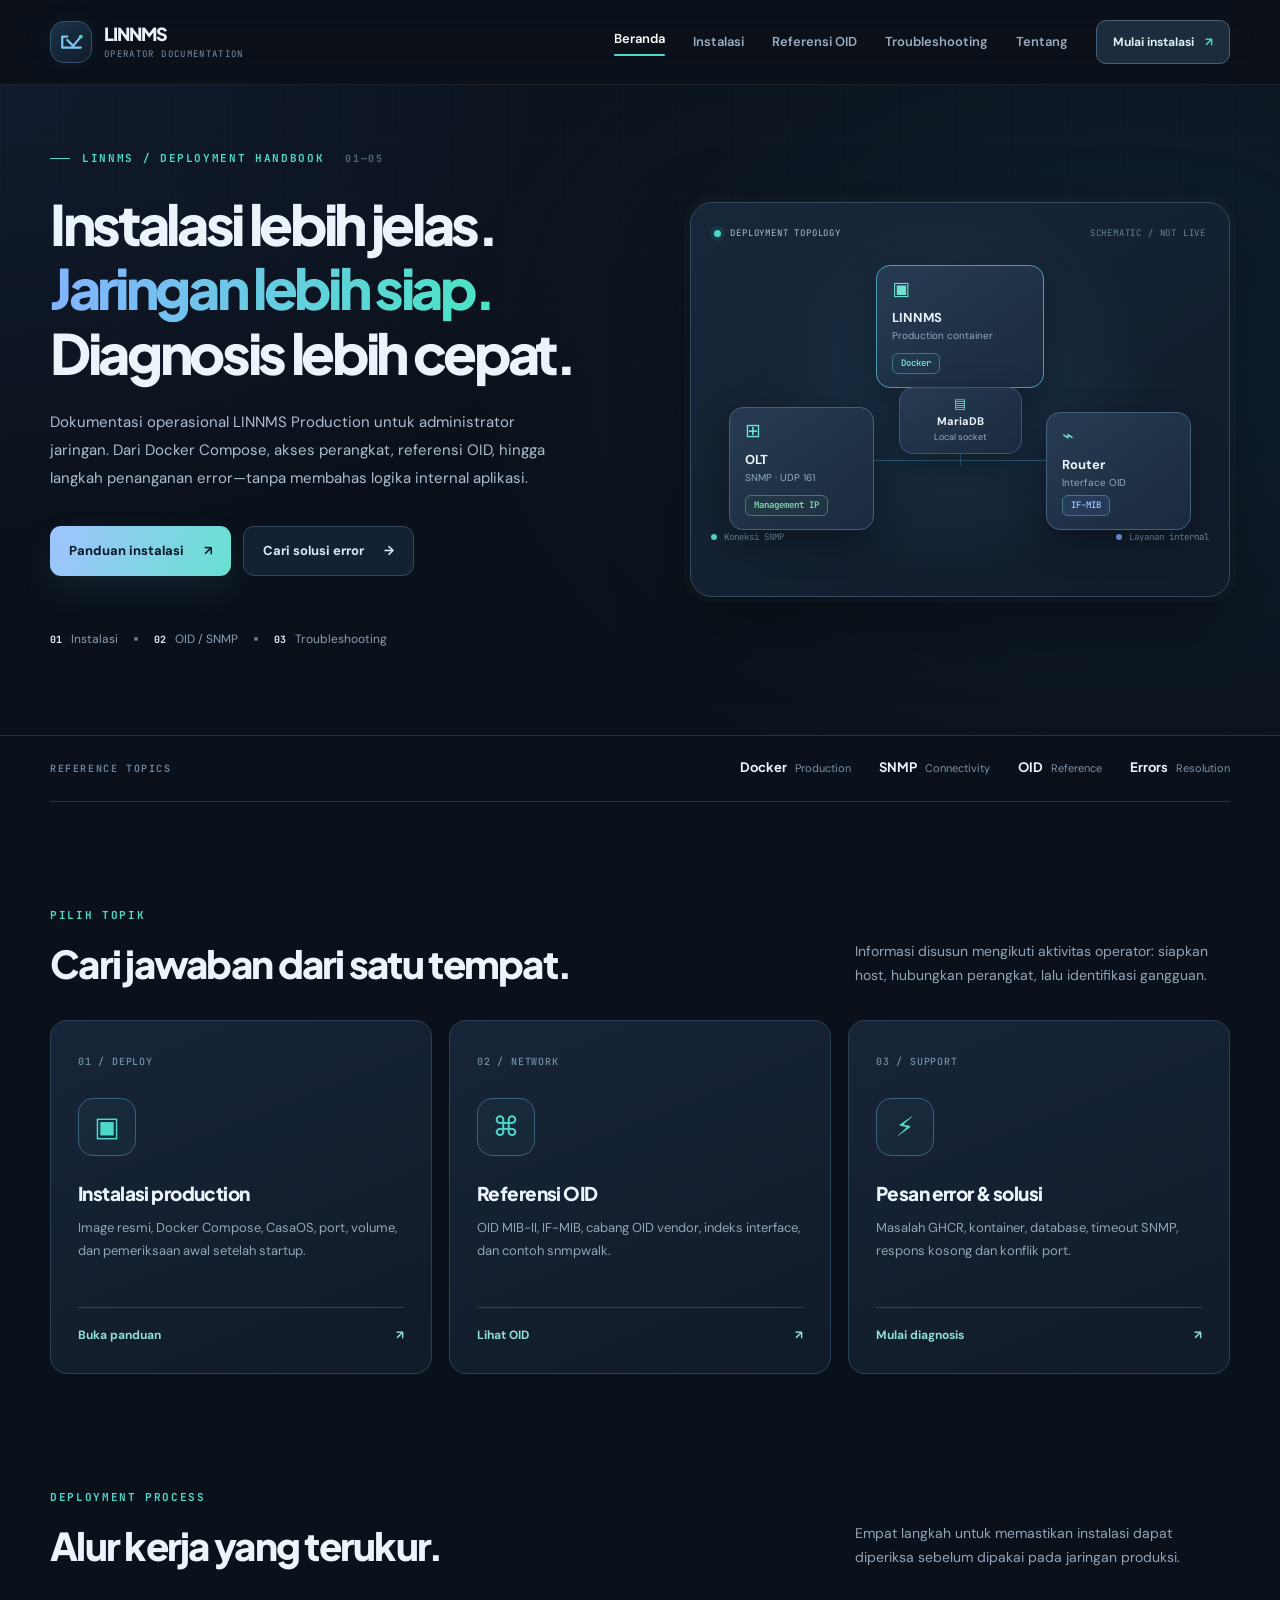
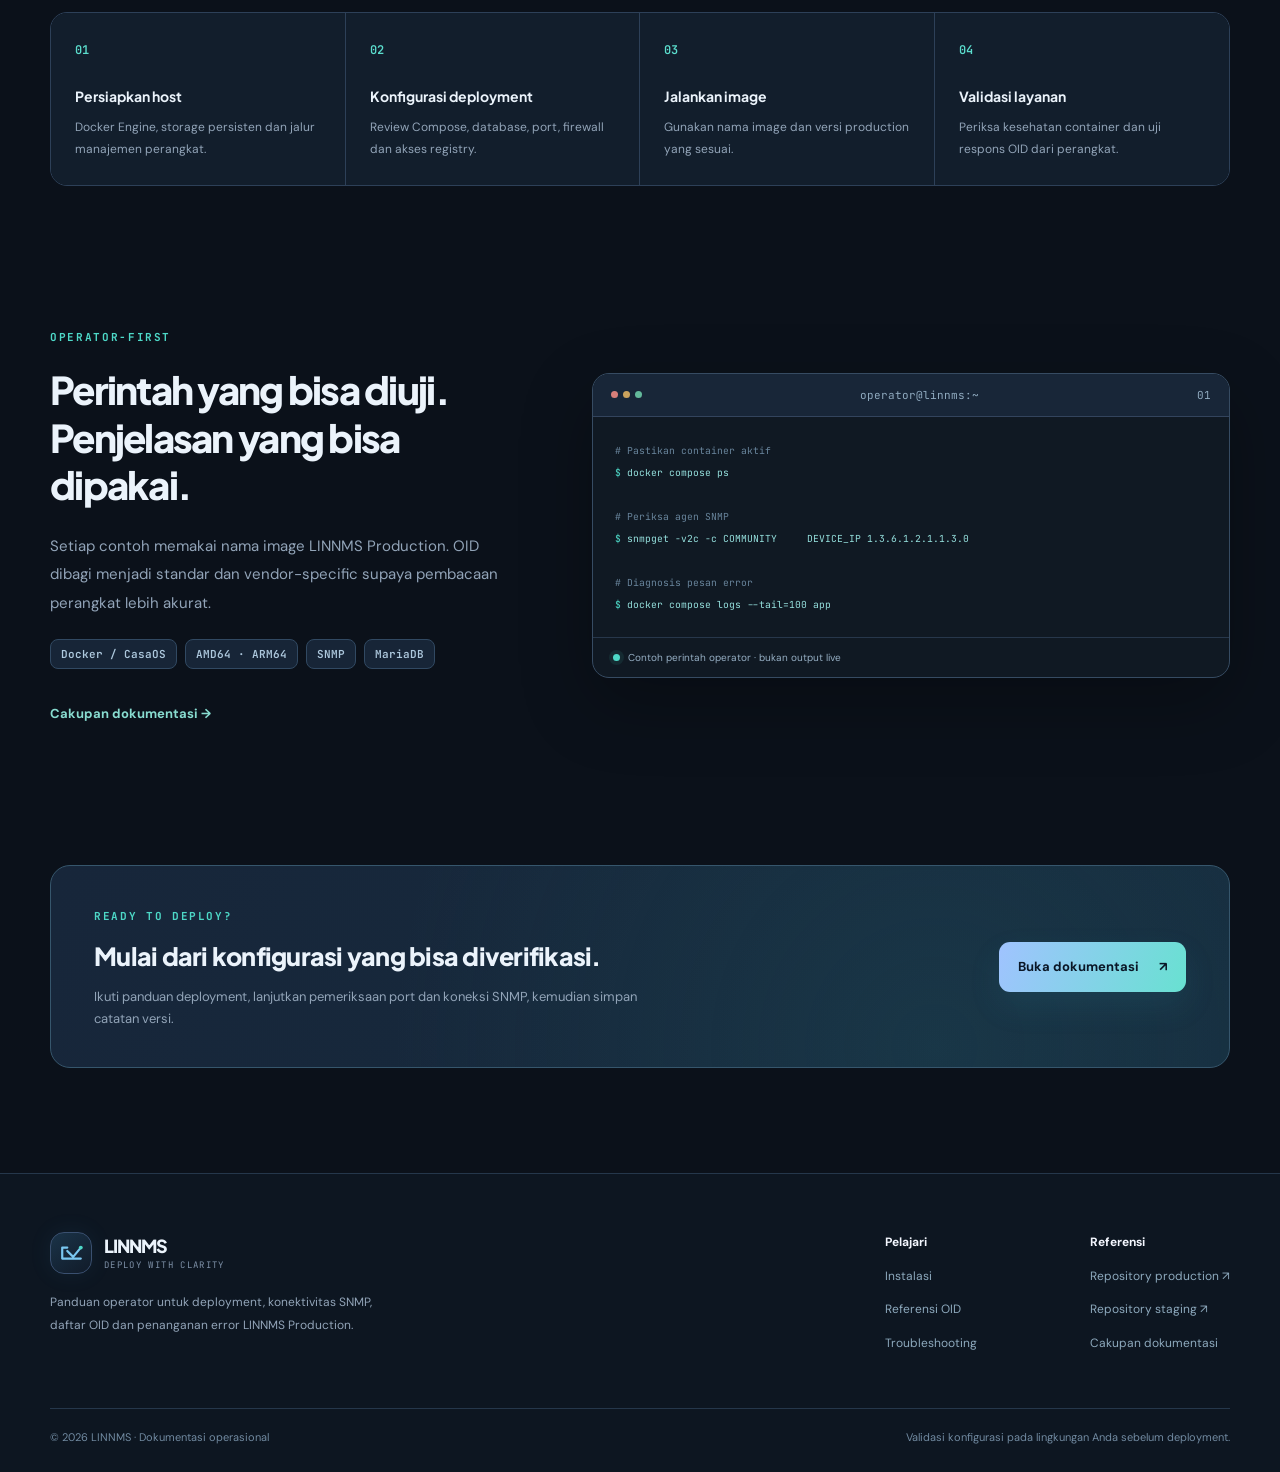
<file: linnms-landingpage-tamplat/index.html>
<!doctype html><html lang="id"><head><meta charset="utf-8"><meta name="viewport" content="width=device-width,initial-scale=1"><meta name="theme-color" content="#0b111a"><meta name="description" content="Panduan pengoperasian LINNMS Production: instalasi Docker, referensi OID/SNMP dan solusi pesan error."><title>Beranda | LINNMS</title><link rel="stylesheet" href="styles.css"><link rel="icon" href="favicon.svg" type="image/svg+xml"></head>
<body><a class="skip-link" href="#main">Langsung ke konten</a><header class="site-header"><div class="shell header-inner"><a class="brand" href="index.html"><span class="brand-graphic" aria-hidden="true"><svg viewBox="0 0 32 32" fill="none"><path d="M5 22V9h6m-6 13h22M11 13l7 7 9-11" stroke="#7ac7f1" stroke-width="2.6" stroke-linecap="round" stroke-linejoin="round"/><circle cx="27" cy="9" r="2.3" fill="#4dd8c7"/></svg></span><span><strong>LINNMS</strong><small>OPERATOR DOCUMENTATION</small></span></a><nav class="primary-nav" id="primary-nav" aria-label="Navigasi utama"><a href="index.html" aria-current="page">Beranda</a><a href="docs.html" >Instalasi</a><a href="oid.html" >Referensi OID</a><a href="troubleshooting.html" >Troubleshooting</a><a href="about.html" >Tentang</a></nav><a class="header-cta" href="docs.html">Mulai instalasi <span aria-hidden="true">↗</span></a><button class="menu-toggle" type="button" aria-expanded="false" aria-controls="primary-nav" aria-label="Buka navigasi"><span></span><span></span><span></span></button></div></header>
<main id="main">
<section class="hero"><div class="shell hero-grid"><div class="hero-copy"><div class="eyebrow"><span class="eyebrow-line"></span> LINNMS / DEPLOYMENT HANDBOOK <span class="eyebrow-index">01—05</span></div><h1>Instalasi lebih jelas.<br><span class="gradient-text">Jaringan lebih siap.</span><br>Diagnosis lebih cepat.</h1><p>Dokumentasi operasional LINNMS Production untuk administrator jaringan. Dari Docker Compose, akses perangkat, referensi OID, hingga langkah penanganan error—tanpa membahas logika internal aplikasi.</p><div class="hero-actions"><a class="btn btn-primary" href="docs.html">Panduan instalasi <span>↗</span></a><a class="btn btn-ghost" href="troubleshooting.html">Cari solusi error <span>→</span></a></div><div class="hero-meta"><span><b>01</b> Instalasi</span><i></i><span><b>02</b> OID / SNMP</span><i></i><span><b>03</b> Troubleshooting</span></div></div><div class="network-visual" aria-label="Ilustrasi koneksi LINNMS ke OLT, router dan database"><div class="network-caption"><span class="live-dot"></span> DEPLOYMENT TOPOLOGY <span class="right">SCHEMATIC / NOT LIVE</span></div><div class="network-stage"><div class="net-node net-center"><div class="node-glyph">▣</div><strong>LINNMS</strong><small>Production container</small><span class="tiny-tag">Docker</span></div><div class="net-node net-db"><div class="node-glyph">▤</div><strong>MariaDB</strong><small>Local socket</small></div><div class="net-node net-olt"><div class="node-glyph">⊞</div><strong>OLT</strong><small>SNMP · UDP 161</small><span class="tiny-tag green">Management IP</span></div><div class="net-node net-router"><div class="node-glyph">⌁</div><strong>Router</strong><small>Interface OID</small><span class="tiny-tag blue">IF-MIB</span></div></div><div class="network-bottom"><span><i class="key-dot"></i> Koneksi SNMP</span><span><i class="key-dot blue"></i> Layanan internal</span></div></div></div></section>
<div class="shell"><div class="facts-strip"><span>REFERENCE TOPICS</span><div><strong>Docker</strong><small>Production</small></div><div><strong>SNMP</strong><small>Connectivity</small></div><div><strong>OID</strong><small>Reference</small></div><div><strong>Errors</strong><small>Resolution</small></div></div></div>
<section class="section-block shell"><div class="section-intro"><div><span class="kicker">PILIH TOPIK</span><h2>Cari jawaban dari satu tempat.</h2></div><p>Informasi disusun mengikuti aktivitas operator: siapkan host, hubungkan perangkat, lalu identifikasi gangguan.</p></div><div class="topic-grid">
<a class="topic-card" href="docs.html"><span class="topic-index">01 / DEPLOY</span><div class="topic-icon">▣</div><h3>Instalasi production</h3><p>Image resmi, Docker Compose, CasaOS, port, volume, dan pemeriksaan awal setelah startup.</p><span class="topic-link">Buka panduan <b>↗</b></span></a>
<a class="topic-card" href="oid.html"><span class="topic-index">02 / NETWORK</span><div class="topic-icon">⌘</div><h3>Referensi OID</h3><p>OID MIB-II, IF-MIB, cabang OID vendor, indeks interface, dan contoh snmpwalk.</p><span class="topic-link">Lihat OID <b>↗</b></span></a>
<a class="topic-card" href="troubleshooting.html"><span class="topic-index">03 / SUPPORT</span><div class="topic-icon">⚡</div><h3>Pesan error & solusi</h3><p>Masalah GHCR, kontainer, database, timeout SNMP, respons kosong dan konflik port.</p><span class="topic-link">Mulai diagnosis <b>↗</b></span></a></div></section>
<section class="section-block shell"><div class="section-intro"><div><span class="kicker">DEPLOYMENT PROCESS</span><h2>Alur kerja yang terukur.</h2></div><p>Empat langkah untuk memastikan instalasi dapat diperiksa sebelum dipakai pada jaringan produksi.</p></div><div class="workflow"><div><span>01</span><h3>Persiapkan host</h3><p>Docker Engine, storage persisten dan jalur manajemen perangkat.</p></div><div><span>02</span><h3>Konfigurasi deployment</h3><p>Review Compose, database, port, firewall dan akses registry.</p></div><div><span>03</span><h3>Jalankan image</h3><p>Gunakan nama image dan versi production yang sesuai.</p></div><div><span>04</span><h3>Validasi layanan</h3><p>Periksa kesehatan container dan uji respons OID dari perangkat.</p></div></div></section>
<section class="section-block shell"><div class="feature-split"><div><span class="kicker">OPERATOR-FIRST</span><h2>Perintah yang bisa diuji. Penjelasan yang bisa dipakai.</h2><p>Setiap contoh memakai nama image LINNMS Production. OID dibagi menjadi standar dan vendor-specific supaya pembacaan perangkat lebih akurat.</p><div class="feature-badges"><span>Docker / CasaOS</span><span>AMD64 · ARM64</span><span>SNMP</span><span>MariaDB</span></div><a class="text-link" href="about.html">Cakupan dokumentasi →</a></div><div class="terminal"><div class="terminal-bar"><span class="traffic"><i></i><i></i><i></i></span><span>operator@linnms:~</span><span>01</span></div><pre><code><span class="cmd-comment"># Pastikan container aktif</span>
<span class="cmd-prompt">$</span> docker compose ps

<span class="cmd-comment"># Periksa agen SNMP</span>
<span class="cmd-prompt">$</span> snmpget -v2c -c COMMUNITY     DEVICE_IP 1.3.6.1.2.1.1.3.0

<span class="cmd-comment"># Diagnosis pesan error</span>
<span class="cmd-prompt">$</span> docker compose logs --tail=100 app</code></pre><div class="terminal-foot"><span class="live-dot"></span> Contoh perintah operator · bukan output live</div></div></div></section>
<section class="section-block shell"><div class="action-banner"><div><span class="kicker">READY TO DEPLOY?</span><h2>Mulai dari konfigurasi yang bisa diverifikasi.</h2><p>Ikuti panduan deployment, lanjutkan pemeriksaan port dan koneksi SNMP, kemudian simpan catatan versi.</p></div><a href="docs.html" class="btn btn-primary">Buka dokumentasi <span>↗</span></a></div></section></main><footer class="footer"><div class="shell footer-top"><div><a class="footer-brand" href="index.html"><span class="brand-graphic" aria-hidden="true"><svg viewBox="0 0 32 32" fill="none"><path d="M5 22V9h6m-6 13h22M11 13l7 7 9-11" stroke="#7ac7f1" stroke-width="2.6" stroke-linecap="round" stroke-linejoin="round"/><circle cx="27" cy="9" r="2.3" fill="#4dd8c7"/></svg></span><span><strong>LINNMS</strong><small>DEPLOY WITH CLARITY</small></span></a><p>Panduan operator untuk deployment, konektivitas SNMP, daftar OID dan penanganan error LINNMS Production.</p></div><div class="footer-links"><div><strong>Pelajari</strong><a href="docs.html">Instalasi</a><a href="oid.html">Referensi OID</a><a href="troubleshooting.html">Troubleshooting</a></div><div><strong>Referensi</strong><a href="https://github.com/RamonVeredic/LINNMS" target="_blank" rel="noopener noreferrer">Repository production ↗</a><a href="https://github.com/RamonVeredic/LINNMS-Staging" target="_blank" rel="noopener noreferrer">Repository staging ↗</a><a href="about.html">Cakupan dokumentasi</a></div></div></div><div class="shell footer-bottom"><span>© 2026 LINNMS · Dokumentasi operasional</span><span>Validasi konfigurasi pada lingkungan Anda sebelum deployment.</span></div></footer><script src="script.js" defer></script></body></html>
</file>
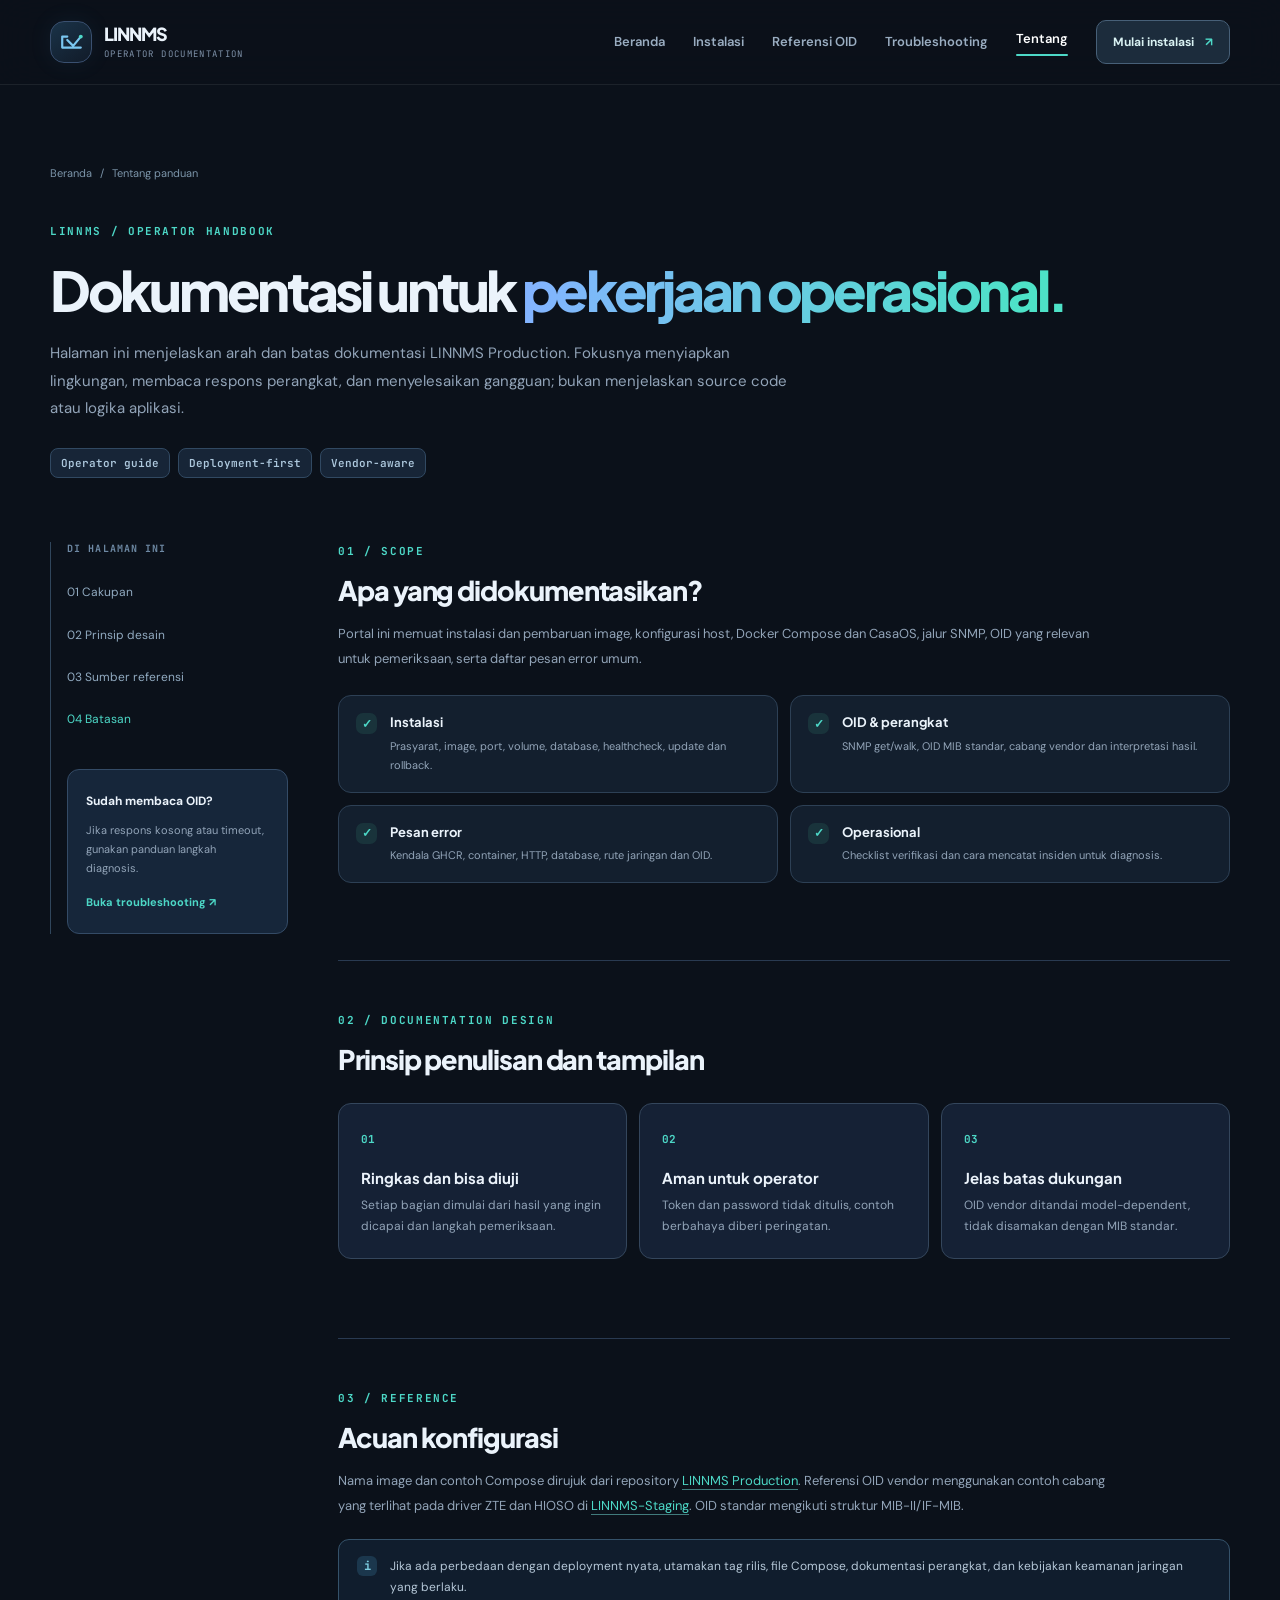
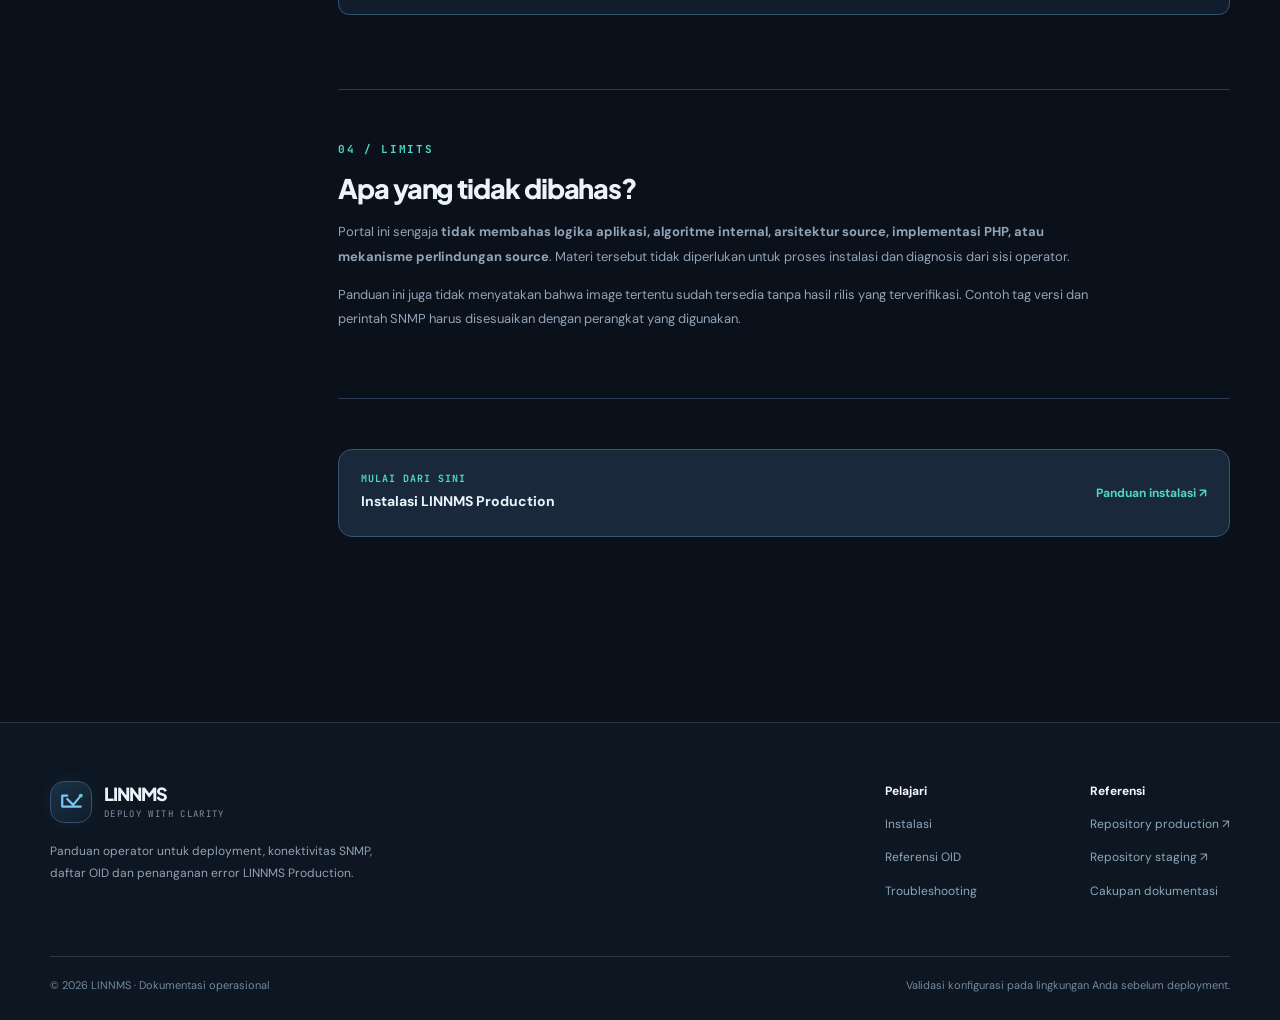
<file: linnms-landingpage-tamplat/about.html>
<!doctype html><html lang="id"><head><meta charset="utf-8"><meta name="viewport" content="width=device-width,initial-scale=1"><meta name="theme-color" content="#0b111a"><meta name="description" content="Cakupan dan prinsip dokumentasi LINNMS Production: petunjuk instalasi, OID/SNMP, dan troubleshooting."><title>Tentang Dokumentasi | LINNMS</title><link rel="stylesheet" href="styles.css"><link rel="icon" href="favicon.svg" type="image/svg+xml"></head><body><a class="skip-link" href="#main">Langsung ke konten</a><header class="site-header"><div class="shell header-inner"><a class="brand" href="index.html"><span class="brand-graphic" aria-hidden="true"><svg viewBox="0 0 32 32" fill="none"><path d="M5 22V9h6m-6 13h22M11 13l7 7 9-11" stroke="#7ac7f1" stroke-width="2.6" stroke-linecap="round" stroke-linejoin="round"/><circle cx="27" cy="9" r="2.3" fill="#4dd8c7"/></svg></span><span><strong>LINNMS</strong><small>OPERATOR DOCUMENTATION</small></span></a><nav class="primary-nav" id="primary-nav" aria-label="Navigasi utama"><a href="index.html" >Beranda</a><a href="docs.html" >Instalasi</a><a href="oid.html" >Referensi OID</a><a href="troubleshooting.html" >Troubleshooting</a><a href="about.html" aria-current="page">Tentang</a></nav><a href="docs.html" class="header-cta">Mulai instalasi <span>↗</span></a><button class="menu-toggle" type="button" aria-expanded="false" aria-controls="primary-nav" aria-label="Buka navigasi"><span></span><span></span><span></span></button></div></header><main id="main"><div class="page-head shell"><div class="crumb"><a href="index.html">Beranda</a><span>/</span>Tentang panduan</div><span class="kicker">LINNMS / OPERATOR HANDBOOK</span><h1>Dokumentasi untuk <span class='gradient-text'>pekerjaan operasional.</span></h1><p>Halaman ini menjelaskan arah dan batas dokumentasi LINNMS Production. Fokusnya menyiapkan lingkungan, membaca respons perangkat, dan menyelesaikan gangguan; bukan menjelaskan source code atau logika aplikasi.</p><div class="header-pills"><span class="pill">Operator guide</span><span class="pill">Deployment-first</span><span class="pill">Vendor-aware</span></div></div><div class="shell docs-layout"><aside class="doc-aside"><div class="aside-sticky"><div class="aside-title">DI HALAMAN INI</div><a href="#scope">01 Cakupan</a><a href="#principles">02 Prinsip desain</a><a href="#version">03 Sumber referensi</a><a href="#notes">04 Batasan</a><div class="aside-help"><strong>Sudah membaca OID?</strong><p>Jika respons kosong atau timeout, gunakan panduan langkah diagnosis.</p><a href="troubleshooting.html">Buka troubleshooting ↗</a></div></div></aside><article class="doc-body">
<section class="doc-section" id="scope"><div class="section-number">01 / SCOPE</div><h2>Apa yang didokumentasikan?</h2><p>Portal ini memuat instalasi dan pembaruan image, konfigurasi host, Docker Compose dan CasaOS, jalur SNMP, OID yang relevan untuk pemeriksaan, serta daftar pesan error umum.</p><div class="prereq-grid"><div class="prereq"><span class="check-icon">✓</span><div><h3>Instalasi</h3><p>Prasyarat, image, port, volume, database, healthcheck, update dan rollback.</p></div></div><div class="prereq"><span class="check-icon">✓</span><div><h3>OID & perangkat</h3><p>SNMP get/walk, OID MIB standar, cabang vendor dan interpretasi hasil.</p></div></div><div class="prereq"><span class="check-icon">✓</span><div><h3>Pesan error</h3><p>Kendala GHCR, container, HTTP, database, rute jaringan dan OID.</p></div></div><div class="prereq"><span class="check-icon">✓</span><div><h3>Operasional</h3><p>Checklist verifikasi dan cara mencatat insiden untuk diagnosis.</p></div></div></div></section>
<section class="doc-section" id="principles"><div class="section-number">02 / DOCUMENTATION DESIGN</div><h2>Prinsip penulisan dan tampilan</h2><div class="principle-grid"><div class="principle"><span>01</span><h3>Ringkas dan bisa diuji</h3><p>Setiap bagian dimulai dari hasil yang ingin dicapai dan langkah pemeriksaan.</p></div><div class="principle"><span>02</span><h3>Aman untuk operator</h3><p>Token dan password tidak ditulis, contoh berbahaya diberi peringatan.</p></div><div class="principle"><span>03</span><h3>Jelas batas dukungan</h3><p>OID vendor ditandai model-dependent, tidak disamakan dengan MIB standar.</p></div></div></section>
<section class="doc-section" id="version"><div class="section-number">03 / REFERENCE</div><h2>Acuan konfigurasi</h2><p>Nama image dan contoh Compose dirujuk dari repository <a href="https://github.com/RamonVeredic/LINNMS" target="_blank" rel="noopener noreferrer">LINNMS Production</a>. Referensi OID vendor menggunakan contoh cabang yang terlihat pada driver ZTE dan HIOSO di <a href="https://github.com/RamonVeredic/LINNMS-Staging" target="_blank" rel="noopener noreferrer">LINNMS-Staging</a>. OID standar mengikuti struktur MIB-II/IF-MIB.</p><div class="callout"><span>i</span><p>Jika ada perbedaan dengan deployment nyata, utamakan tag rilis, file Compose, dokumentasi perangkat, dan kebijakan keamanan jaringan yang berlaku.</p></div></section>
<section class="doc-section" id="notes"><div class="section-number">04 / LIMITS</div><h2>Apa yang tidak dibahas?</h2><p>Portal ini sengaja <strong>tidak membahas logika aplikasi, algoritme internal, arsitektur source, implementasi PHP, atau mekanisme perlindungan source</strong>. Materi tersebut tidak diperlukan untuk proses instalasi dan diagnosis dari sisi operator.</p><p>Panduan ini juga tidak menyatakan bahwa image tertentu sudah tersedia tanpa hasil rilis yang terverifikasi. Contoh tag versi dan perintah SNMP harus disesuaikan dengan perangkat yang digunakan.</p></section>
<div class="doc-next"><div><small>MULAI DARI SINI</small><strong>Instalasi LINNMS Production</strong></div><a href="docs.html">Panduan instalasi ↗</a></div></article></div></main><footer class="footer"><div class="shell footer-top"><div><a class="footer-brand" href="index.html"><span class="brand-graphic" aria-hidden="true"><svg viewBox="0 0 32 32" fill="none"><path d="M5 22V9h6m-6 13h22M11 13l7 7 9-11" stroke="#7ac7f1" stroke-width="2.6" stroke-linecap="round" stroke-linejoin="round"/><circle cx="27" cy="9" r="2.3" fill="#4dd8c7"/></svg></span><span><strong>LINNMS</strong><small>DEPLOY WITH CLARITY</small></span></a><p>Panduan operator untuk deployment, konektivitas SNMP, daftar OID dan penanganan error LINNMS Production.</p></div><div class="footer-links"><div><strong>Pelajari</strong><a href="docs.html">Instalasi</a><a href="oid.html">Referensi OID</a><a href="troubleshooting.html">Troubleshooting</a></div><div><strong>Referensi</strong><a href="https://github.com/RamonVeredic/LINNMS" target="_blank" rel="noopener noreferrer">Repository production ↗</a><a href="https://github.com/RamonVeredic/LINNMS-Staging" target="_blank" rel="noopener noreferrer">Repository staging ↗</a><a href="about.html">Cakupan dokumentasi</a></div></div></div><div class="shell footer-bottom"><span>© 2026 LINNMS · Dokumentasi operasional</span><span>Validasi konfigurasi pada lingkungan Anda sebelum deployment.</span></div></footer><script src="script.js" defer></script></body></html>
</file>
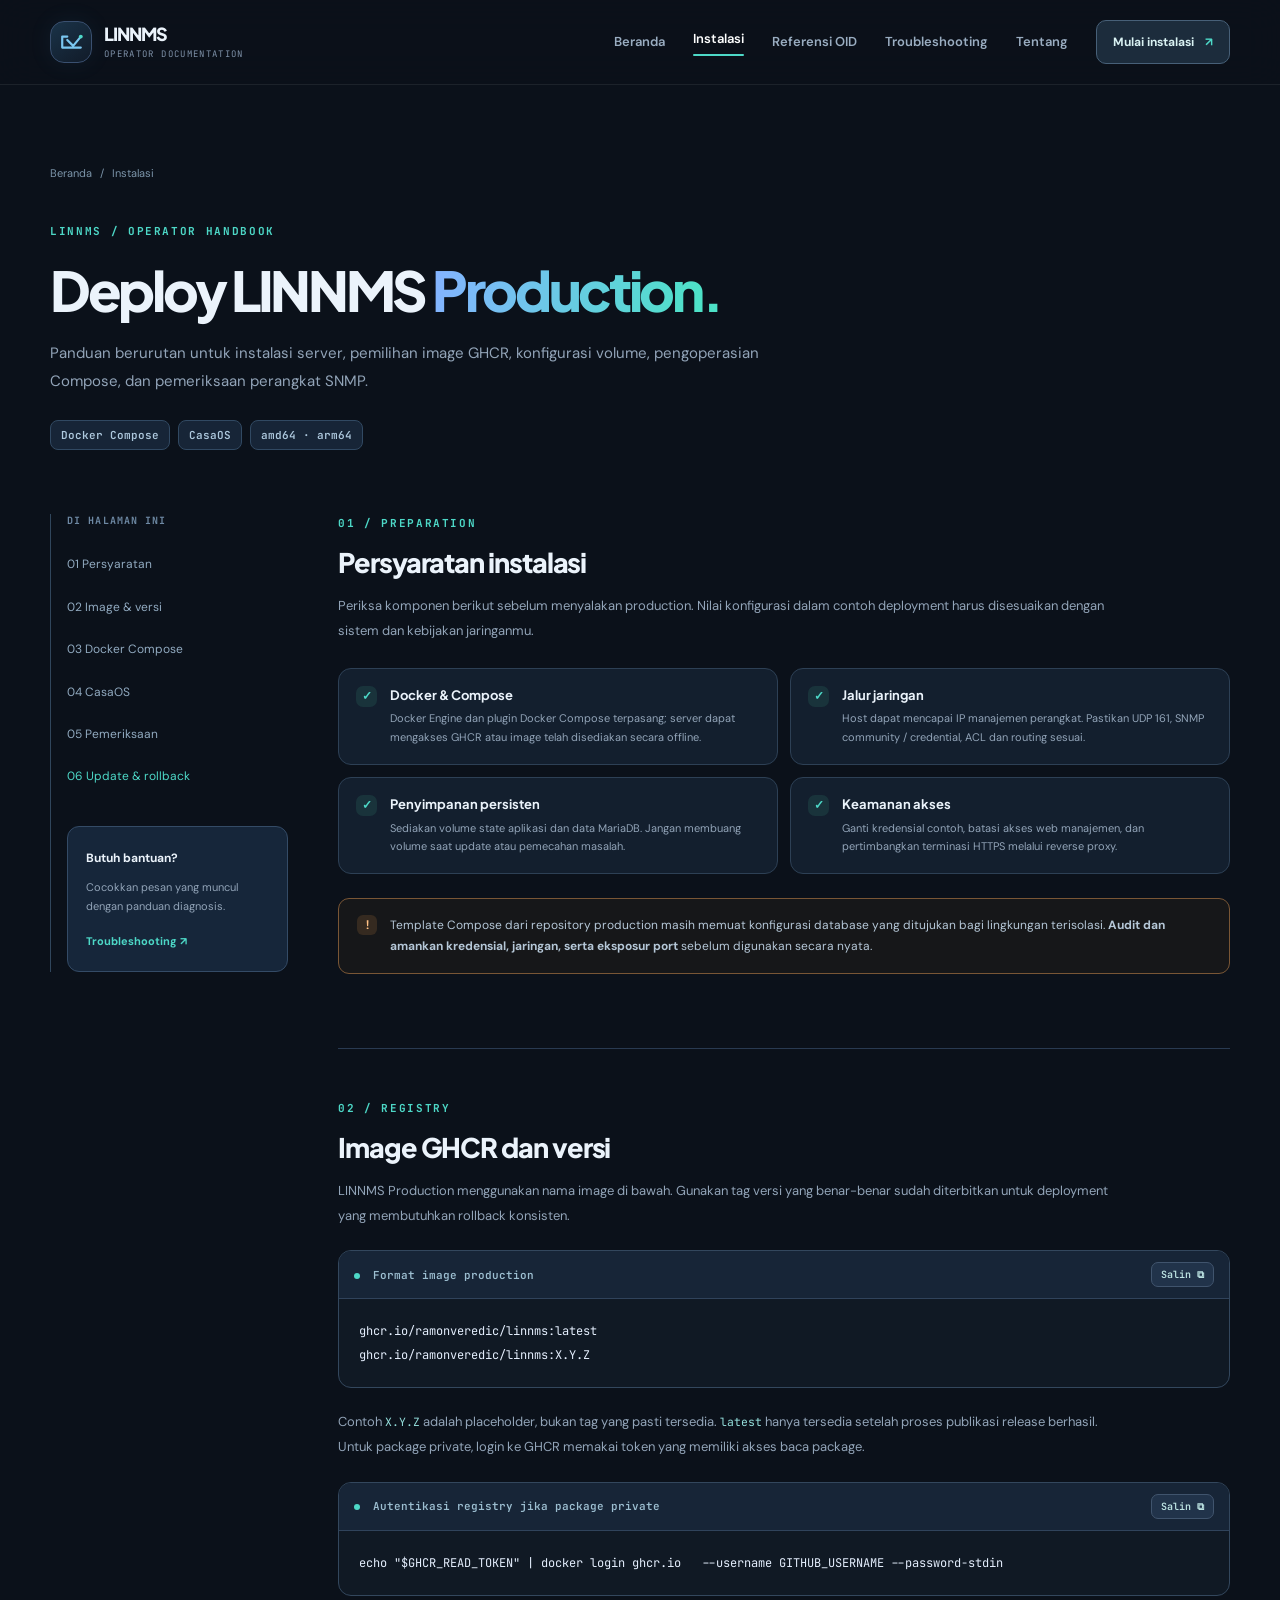
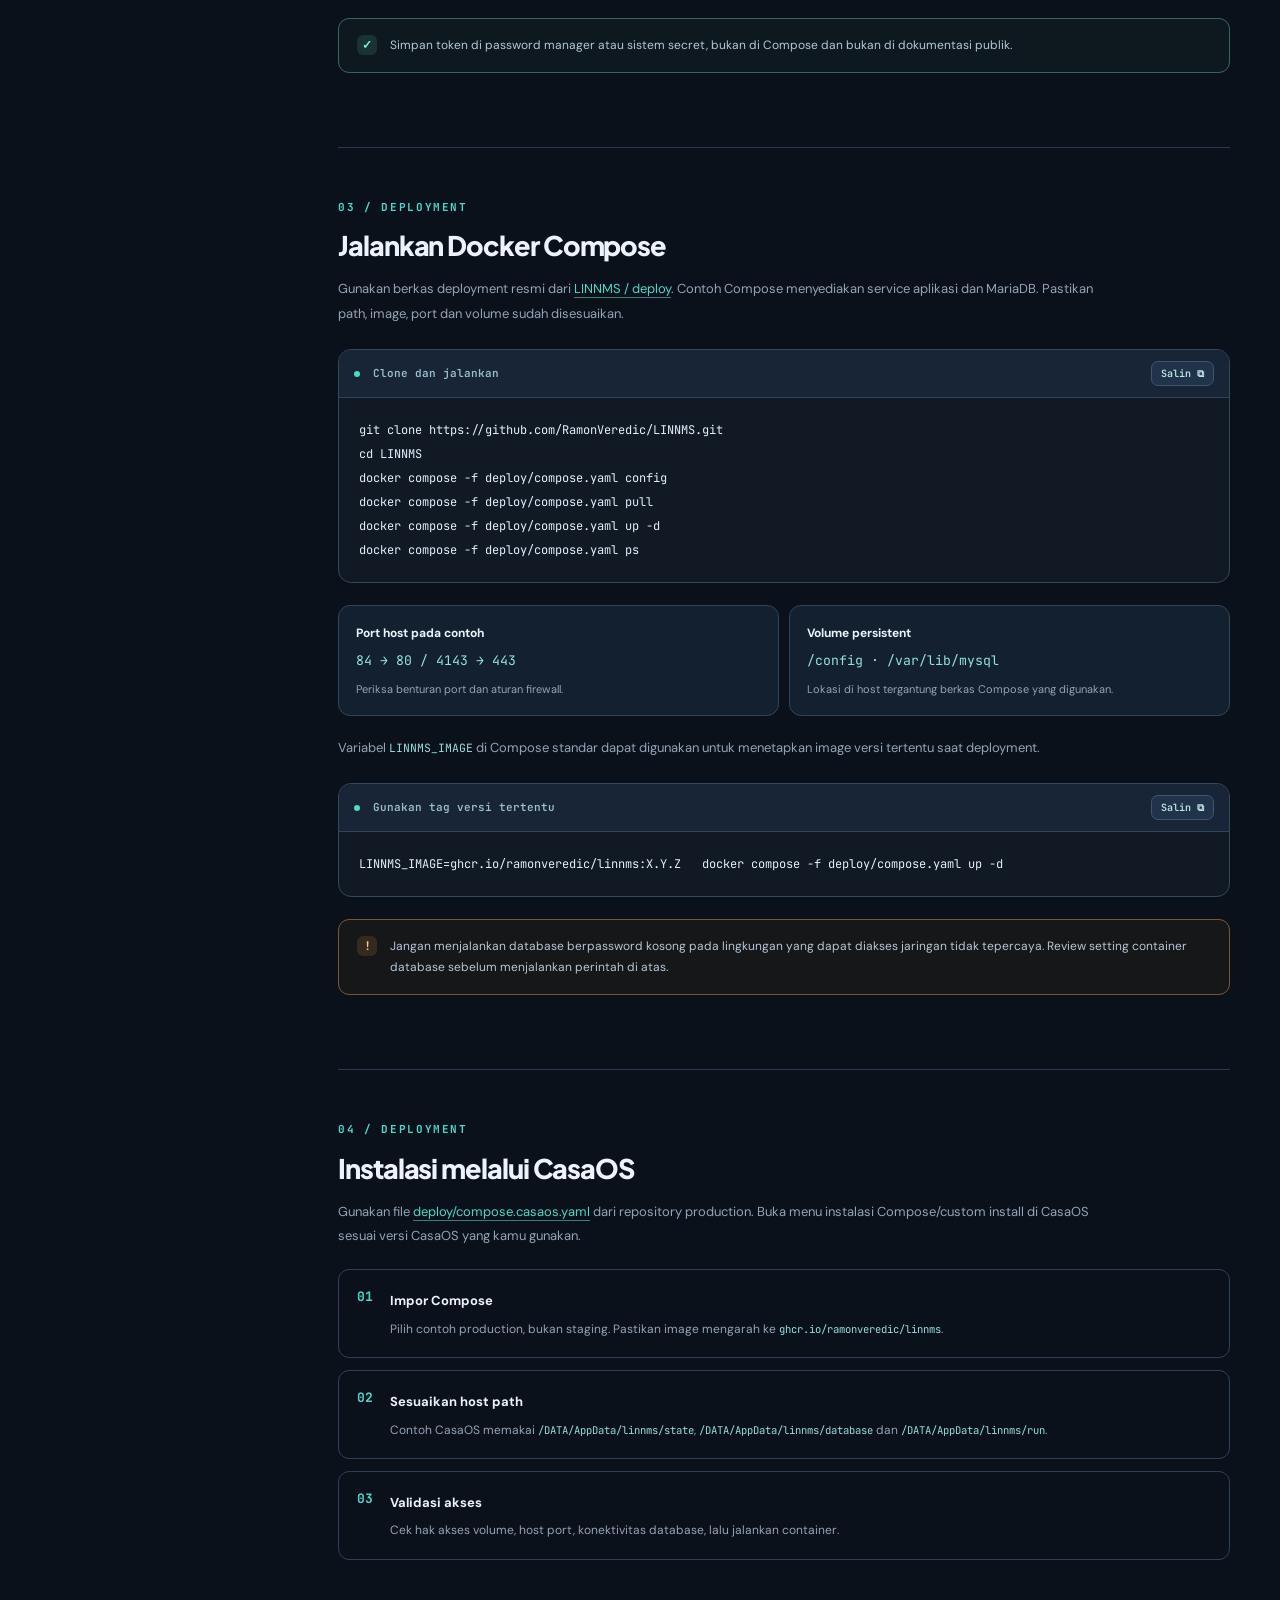
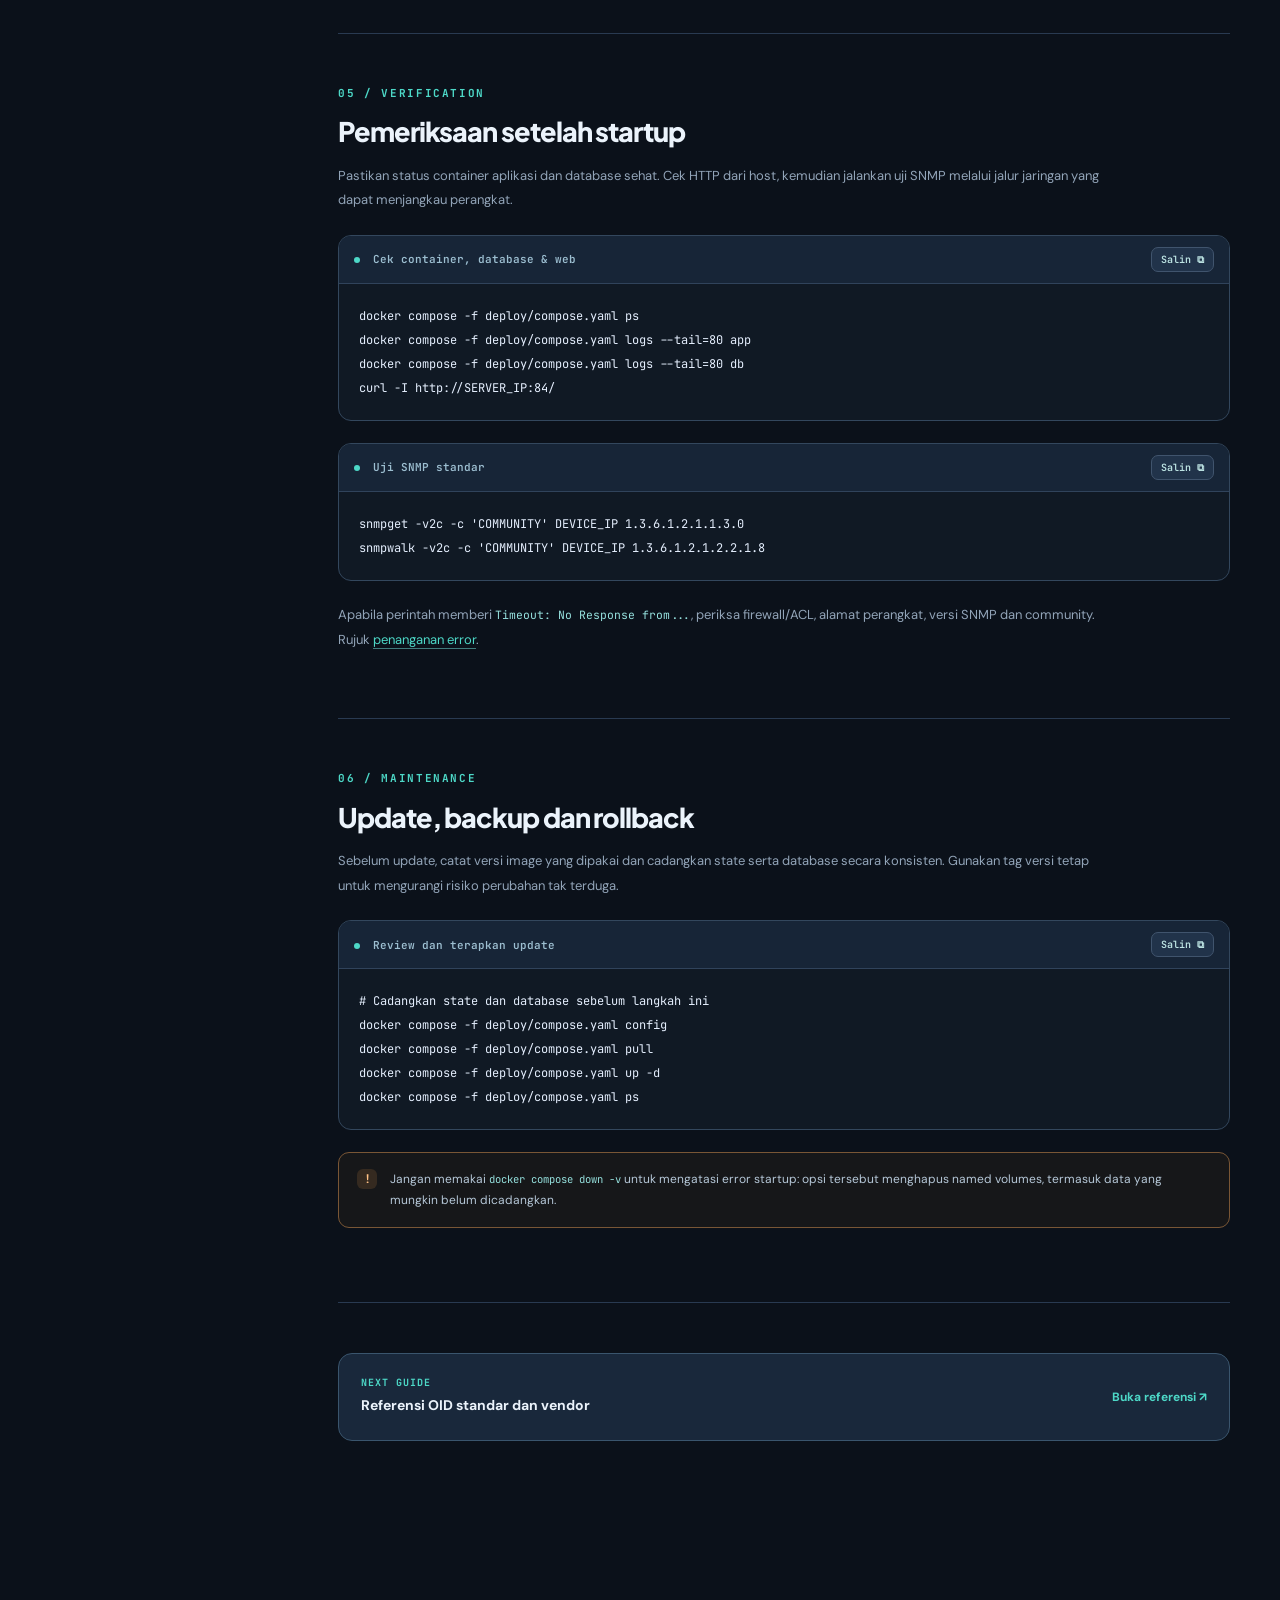
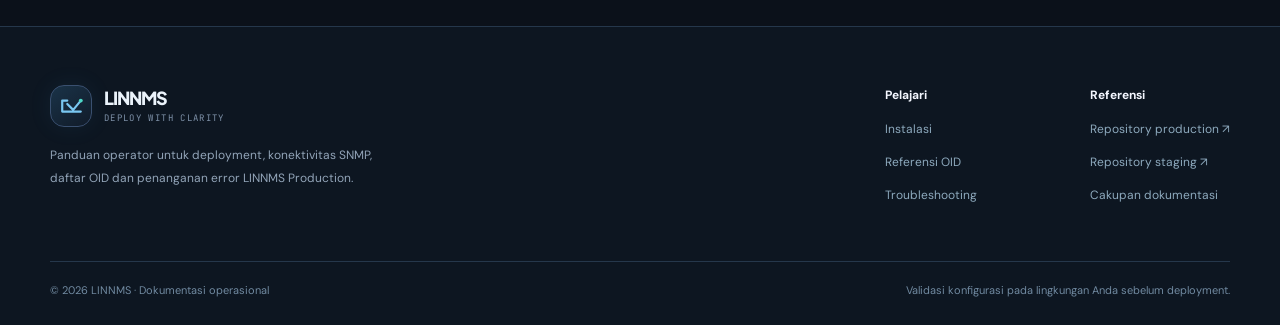
<file: linnms-landingpage-tamplat/docs.html>
<!doctype html><html lang="id"><head><meta charset="utf-8"><meta name="viewport" content="width=device-width,initial-scale=1"><meta name="theme-color" content="#0b111a"><meta name="description" content="Langkah instalasi LINNMS Production melalui Docker Compose dan CasaOS serta checklist validasi."><title>Instalasi Production | LINNMS</title><link rel="stylesheet" href="styles.css"><link rel="icon" href="favicon.svg" type="image/svg+xml"></head>
<body><a class="skip-link" href="#main">Langsung ke konten</a><header class="site-header"><div class="shell header-inner"><a class="brand" href="index.html"><span class="brand-graphic" aria-hidden="true"><svg viewBox="0 0 32 32" fill="none"><path d="M5 22V9h6m-6 13h22M11 13l7 7 9-11" stroke="#7ac7f1" stroke-width="2.6" stroke-linecap="round" stroke-linejoin="round"/><circle cx="27" cy="9" r="2.3" fill="#4dd8c7"/></svg></span><span><strong>LINNMS</strong><small>OPERATOR DOCUMENTATION</small></span></a><nav class="primary-nav" id="primary-nav" aria-label="Navigasi utama"><a href="index.html" >Beranda</a><a href="docs.html" aria-current="page">Instalasi</a><a href="oid.html" >Referensi OID</a><a href="troubleshooting.html" >Troubleshooting</a><a href="about.html" >Tentang</a></nav><a class="header-cta" href="docs.html">Mulai instalasi <span aria-hidden="true">↗</span></a><button class="menu-toggle" type="button" aria-expanded="false" aria-controls="primary-nav" aria-label="Buka navigasi"><span></span><span></span><span></span></button></div></header>
<main id="main"><div class="page-head shell"><div class="crumb"><a href="index.html">Beranda</a><span>/</span>Instalasi</div><span class="kicker">LINNMS / OPERATOR HANDBOOK</span><h1>Deploy LINNMS <span class='gradient-text'>Production.</span></h1><p>Panduan berurutan untuk instalasi server, pemilihan image GHCR, konfigurasi volume, pengoperasian Compose, dan pemeriksaan perangkat SNMP.</p><div class="header-pills"><span class="pill">Docker Compose</span><span class="pill">CasaOS</span><span class="pill">amd64 · arm64</span></div></div><div class="shell docs-layout"><aside class="doc-aside"><div class="aside-sticky"><div class="aside-title">DI HALAMAN INI</div><a href="#requirements">01 Persyaratan</a><a href="#images">02 Image & versi</a><a href="#compose">03 Docker Compose</a><a href="#casaos">04 CasaOS</a><a href="#check">05 Pemeriksaan</a><a href="#upgrade">06 Update & rollback</a><div class="aside-help"><strong>Butuh bantuan?</strong><p>Cocokkan pesan yang muncul dengan panduan diagnosis.</p><a href="troubleshooting.html">Troubleshooting ↗</a></div></div></aside>
<article class="doc-body">
<section class="doc-section" id="requirements"><div class="section-number">01 / PREPARATION</div><h2>Persyaratan instalasi</h2><p>Periksa komponen berikut sebelum menyalakan production. Nilai konfigurasi dalam contoh deployment harus disesuaikan dengan sistem dan kebijakan jaringanmu.</p><div class="prereq-grid"><div class="prereq"><span class="check-icon">✓</span><div><h3>Docker & Compose</h3><p>Docker Engine dan plugin Docker Compose terpasang; server dapat mengakses GHCR atau image telah disediakan secara offline.</p></div></div><div class="prereq"><span class="check-icon">✓</span><div><h3>Jalur jaringan</h3><p>Host dapat mencapai IP manajemen perangkat. Pastikan UDP 161, SNMP community / credential, ACL dan routing sesuai.</p></div></div><div class="prereq"><span class="check-icon">✓</span><div><h3>Penyimpanan persisten</h3><p>Sediakan volume state aplikasi dan data MariaDB. Jangan membuang volume saat update atau pemecahan masalah.</p></div></div><div class="prereq"><span class="check-icon">✓</span><div><h3>Keamanan akses</h3><p>Ganti kredensial contoh, batasi akses web manajemen, dan pertimbangkan terminasi HTTPS melalui reverse proxy.</p></div></div></div><div class="callout warning"><span>!</span><p>Template Compose dari repository production masih memuat konfigurasi database yang ditujukan bagi lingkungan terisolasi. <strong>Audit dan amankan kredensial, jaringan, serta eksposur port</strong> sebelum digunakan secara nyata.</p></div></section>
<section class="doc-section" id="images"><div class="section-number">02 / REGISTRY</div><h2>Image GHCR dan versi</h2><p>LINNMS Production menggunakan nama image di bawah. Gunakan tag versi yang benar-benar sudah diterbitkan untuk deployment yang membutuhkan rollback konsisten.</p><div class="snippet"><div class="snippet-head"><span><span class="terminal-dot"></span> Format image production</span><button type="button" class="copy-btn" data-copy>Salin ⧉</button></div><pre><code>ghcr.io/ramonveredic/linnms:latest
ghcr.io/ramonveredic/linnms:X.Y.Z</code></pre></div><p>Contoh <code>X.Y.Z</code> adalah placeholder, bukan tag yang pasti tersedia. <code>latest</code> hanya tersedia setelah proses publikasi release berhasil. Untuk package private, login ke GHCR memakai token yang memiliki akses baca package.</p><div class="snippet"><div class="snippet-head"><span><span class="terminal-dot"></span> Autentikasi registry jika package private</span><button type="button" class="copy-btn" data-copy>Salin ⧉</button></div><pre><code>echo &quot;$GHCR_READ_TOKEN&quot; | docker login ghcr.io   --username GITHUB_USERNAME --password-stdin</code></pre></div><div class="callout success"><span>✓</span><p>Simpan token di password manager atau sistem secret, bukan di Compose dan bukan di dokumentasi publik.</p></div></section>
<section class="doc-section" id="compose"><div class="section-number">03 / DEPLOYMENT</div><h2>Jalankan Docker Compose</h2><p>Gunakan berkas deployment resmi dari <a href="https://github.com/RamonVeredic/LINNMS/tree/main/deploy" target="_blank" rel="noopener noreferrer">LINNMS / deploy</a>. Contoh Compose menyediakan service aplikasi dan MariaDB. Pastikan path, image, port dan volume sudah disesuaikan.</p><div class="snippet"><div class="snippet-head"><span><span class="terminal-dot"></span> Clone dan jalankan</span><button type="button" class="copy-btn" data-copy>Salin ⧉</button></div><pre><code>git clone https://github.com/RamonVeredic/LINNMS.git
cd LINNMS
docker compose -f deploy/compose.yaml config
docker compose -f deploy/compose.yaml pull
docker compose -f deploy/compose.yaml up -d
docker compose -f deploy/compose.yaml ps</code></pre></div><div class="detail-pair"><div><strong>Port host pada contoh</strong><code>84 → 80 / 4143 → 443</code><small>Periksa benturan port dan aturan firewall.</small></div><div><strong>Volume persistent</strong><code>/config · /var/lib/mysql</code><small>Lokasi di host tergantung berkas Compose yang digunakan.</small></div></div><p>Variabel <code>LINNMS_IMAGE</code> di Compose standar dapat digunakan untuk menetapkan image versi tertentu saat deployment.</p><div class="snippet"><div class="snippet-head"><span><span class="terminal-dot"></span> Gunakan tag versi tertentu</span><button type="button" class="copy-btn" data-copy>Salin ⧉</button></div><pre><code>LINNMS_IMAGE=ghcr.io/ramonveredic/linnms:X.Y.Z   docker compose -f deploy/compose.yaml up -d</code></pre></div><div class="callout warning"><span>!</span><p>Jangan menjalankan database berpassword kosong pada lingkungan yang dapat diakses jaringan tidak tepercaya. Review setting container database sebelum menjalankan perintah di atas.</p></div></section>
<section class="doc-section" id="casaos"><div class="section-number">04 / DEPLOYMENT</div><h2>Instalasi melalui CasaOS</h2><p>Gunakan file <a href="https://github.com/RamonVeredic/LINNMS/blob/main/deploy/compose.casaos.yaml" target="_blank" rel="noopener noreferrer">deploy/compose.casaos.yaml</a> dari repository production. Buka menu instalasi Compose/custom install di CasaOS sesuai versi CasaOS yang kamu gunakan.</p><div class="step-list"><div><span>01</span><div><strong>Impor Compose</strong><p>Pilih contoh production, bukan staging. Pastikan image mengarah ke <code>ghcr.io/ramonveredic/linnms</code>.</p></div></div><div><span>02</span><div><strong>Sesuaikan host path</strong><p>Contoh CasaOS memakai <code>/DATA/AppData/linnms/state</code>, <code>/DATA/AppData/linnms/database</code> dan <code>/DATA/AppData/linnms/run</code>.</p></div></div><div><span>03</span><div><strong>Validasi akses</strong><p>Cek hak akses volume, host port, konektivitas database, lalu jalankan container.</p></div></div></div></section>
<section class="doc-section" id="check"><div class="section-number">05 / VERIFICATION</div><h2>Pemeriksaan setelah startup</h2><p>Pastikan status container aplikasi dan database sehat. Cek HTTP dari host, kemudian jalankan uji SNMP melalui jalur jaringan yang dapat menjangkau perangkat.</p><div class="snippet"><div class="snippet-head"><span><span class="terminal-dot"></span> Cek container, database &amp; web</span><button type="button" class="copy-btn" data-copy>Salin ⧉</button></div><pre><code>docker compose -f deploy/compose.yaml ps
docker compose -f deploy/compose.yaml logs --tail=80 app
docker compose -f deploy/compose.yaml logs --tail=80 db
curl -I http://SERVER_IP:84/</code></pre></div><div class="snippet"><div class="snippet-head"><span><span class="terminal-dot"></span> Uji SNMP standar</span><button type="button" class="copy-btn" data-copy>Salin ⧉</button></div><pre><code>snmpget -v2c -c 'COMMUNITY' DEVICE_IP 1.3.6.1.2.1.1.3.0
snmpwalk -v2c -c 'COMMUNITY' DEVICE_IP 1.3.6.1.2.1.2.2.1.8</code></pre></div><p>Apabila perintah memberi <code>Timeout: No Response from...</code>, periksa firewall/ACL, alamat perangkat, versi SNMP dan community. Rujuk <a href="troubleshooting.html">penanganan error</a>.</p></section>
<section class="doc-section" id="upgrade"><div class="section-number">06 / MAINTENANCE</div><h2>Update, backup dan rollback</h2><p>Sebelum update, catat versi image yang dipakai dan cadangkan state serta database secara konsisten. Gunakan tag versi tetap untuk mengurangi risiko perubahan tak terduga.</p><div class="snippet"><div class="snippet-head"><span><span class="terminal-dot"></span> Review dan terapkan update</span><button type="button" class="copy-btn" data-copy>Salin ⧉</button></div><pre><code># Cadangkan state dan database sebelum langkah ini
docker compose -f deploy/compose.yaml config
docker compose -f deploy/compose.yaml pull
docker compose -f deploy/compose.yaml up -d
docker compose -f deploy/compose.yaml ps</code></pre></div><div class="callout warning"><span>!</span><p>Jangan memakai <code>docker compose down -v</code> untuk mengatasi error startup: opsi tersebut menghapus named volumes, termasuk data yang mungkin belum dicadangkan.</p></div></section>
<div class="doc-next"><div><small>NEXT GUIDE</small><strong>Referensi OID standar dan vendor</strong></div><a href="oid.html">Buka referensi ↗</a></div></article></div></main><footer class="footer"><div class="shell footer-top"><div><a class="footer-brand" href="index.html"><span class="brand-graphic" aria-hidden="true"><svg viewBox="0 0 32 32" fill="none"><path d="M5 22V9h6m-6 13h22M11 13l7 7 9-11" stroke="#7ac7f1" stroke-width="2.6" stroke-linecap="round" stroke-linejoin="round"/><circle cx="27" cy="9" r="2.3" fill="#4dd8c7"/></svg></span><span><strong>LINNMS</strong><small>DEPLOY WITH CLARITY</small></span></a><p>Panduan operator untuk deployment, konektivitas SNMP, daftar OID dan penanganan error LINNMS Production.</p></div><div class="footer-links"><div><strong>Pelajari</strong><a href="docs.html">Instalasi</a><a href="oid.html">Referensi OID</a><a href="troubleshooting.html">Troubleshooting</a></div><div><strong>Referensi</strong><a href="https://github.com/RamonVeredic/LINNMS" target="_blank" rel="noopener noreferrer">Repository production ↗</a><a href="https://github.com/RamonVeredic/LINNMS-Staging" target="_blank" rel="noopener noreferrer">Repository staging ↗</a><a href="about.html">Cakupan dokumentasi</a></div></div></div><div class="shell footer-bottom"><span>© 2026 LINNMS · Dokumentasi operasional</span><span>Validasi konfigurasi pada lingkungan Anda sebelum deployment.</span></div></footer><script src="script.js" defer></script></body></html>
</file>
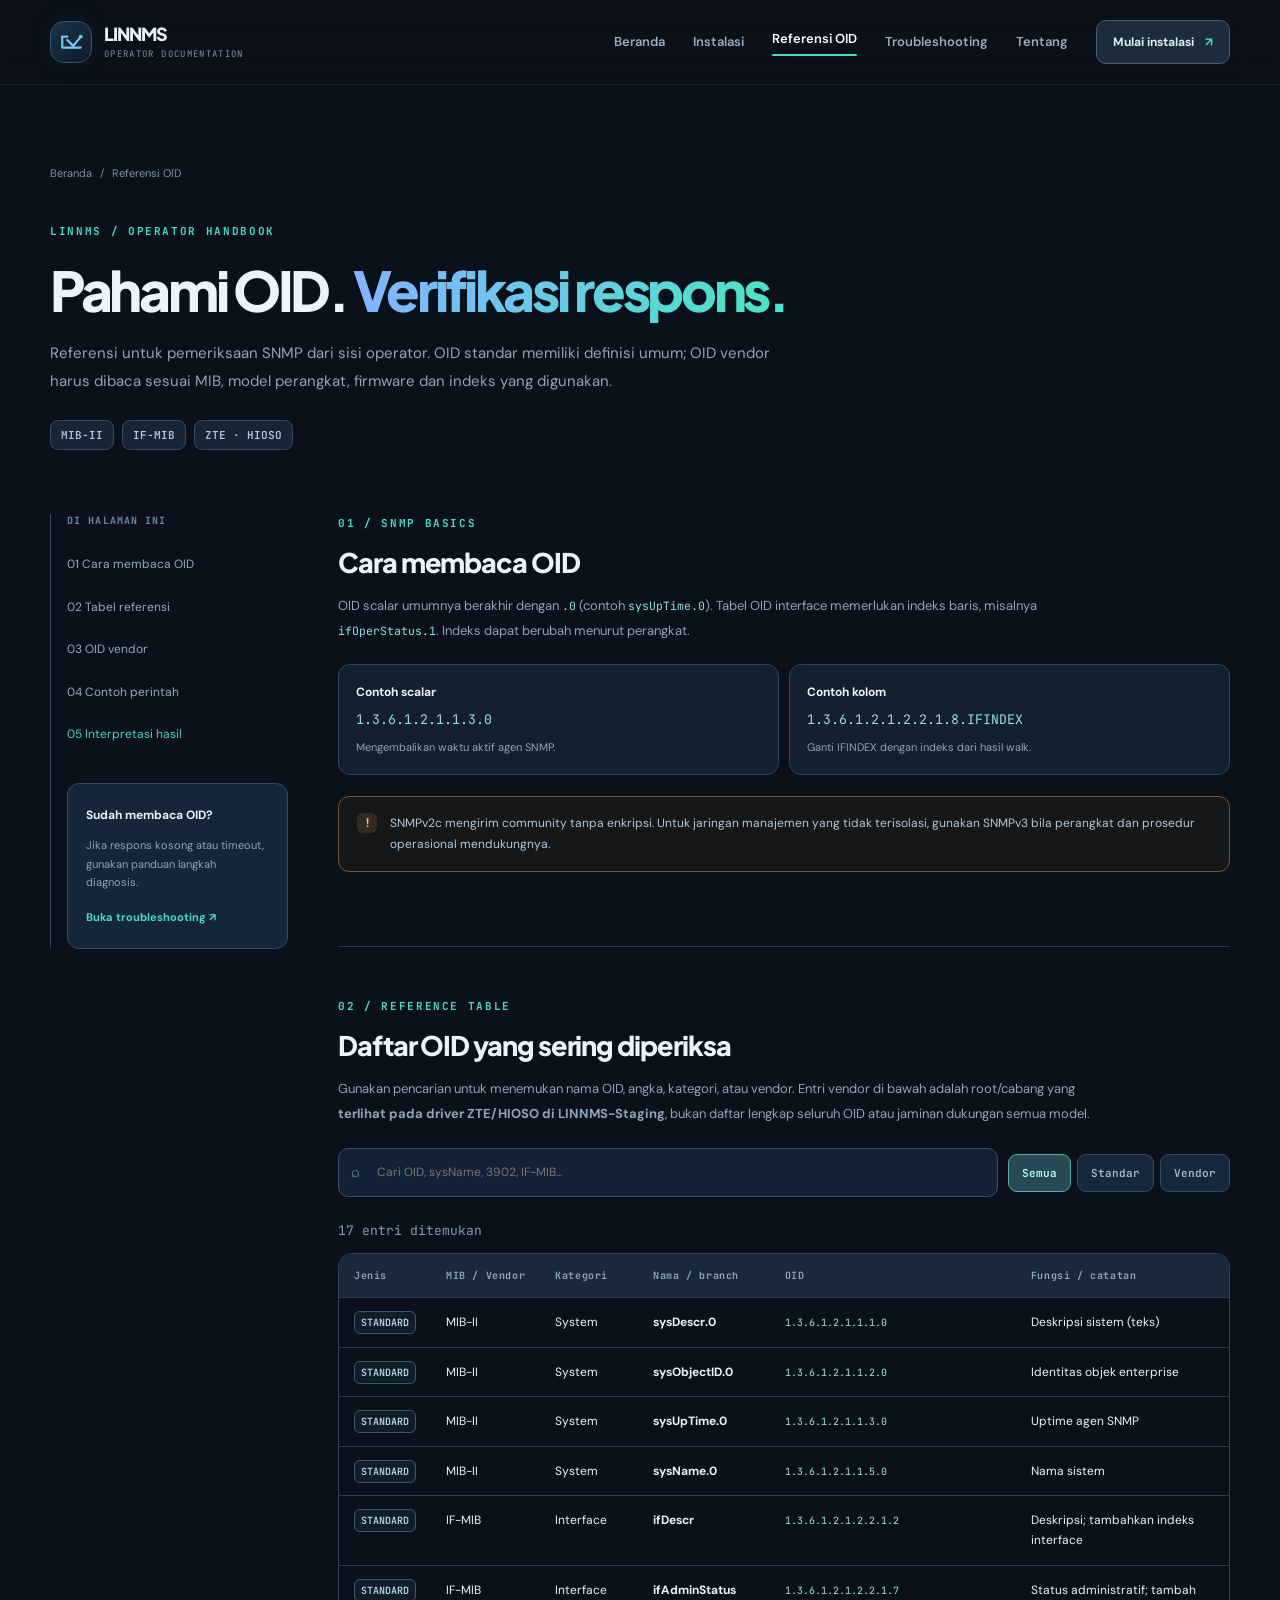
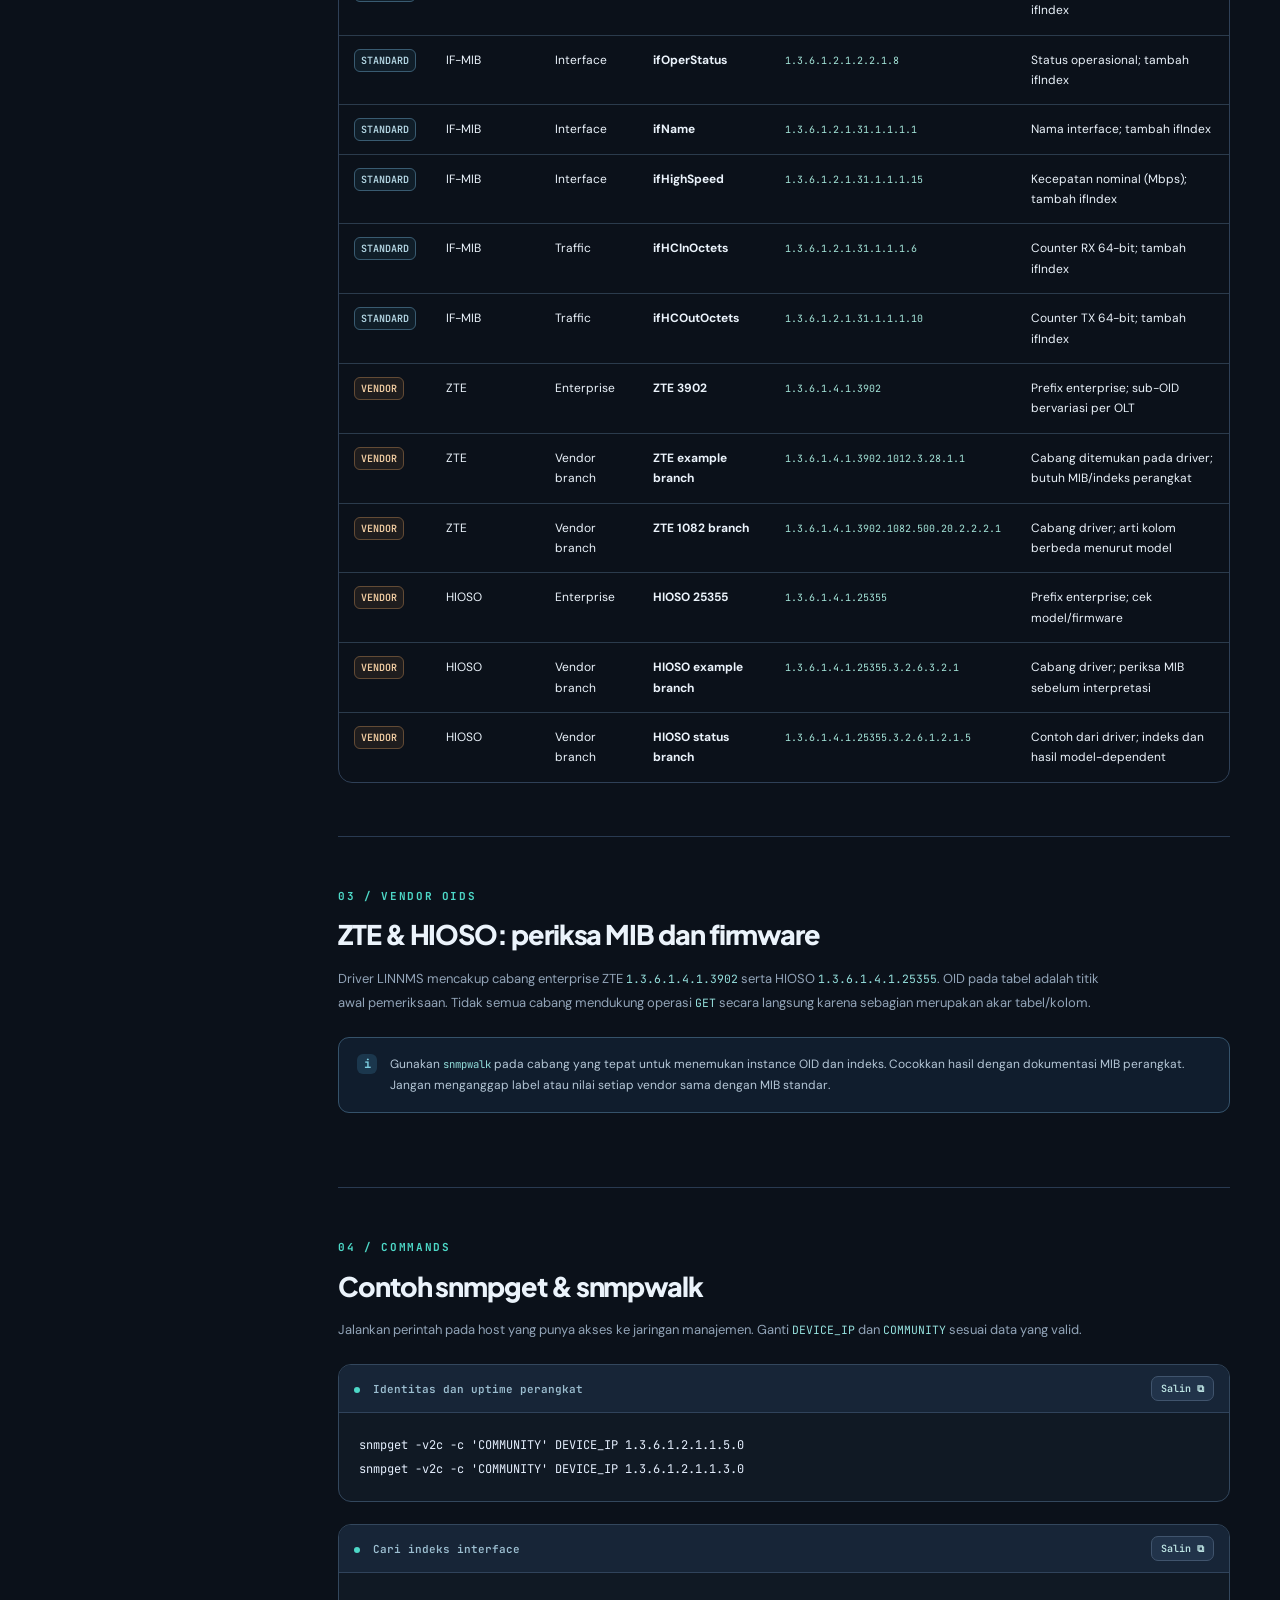
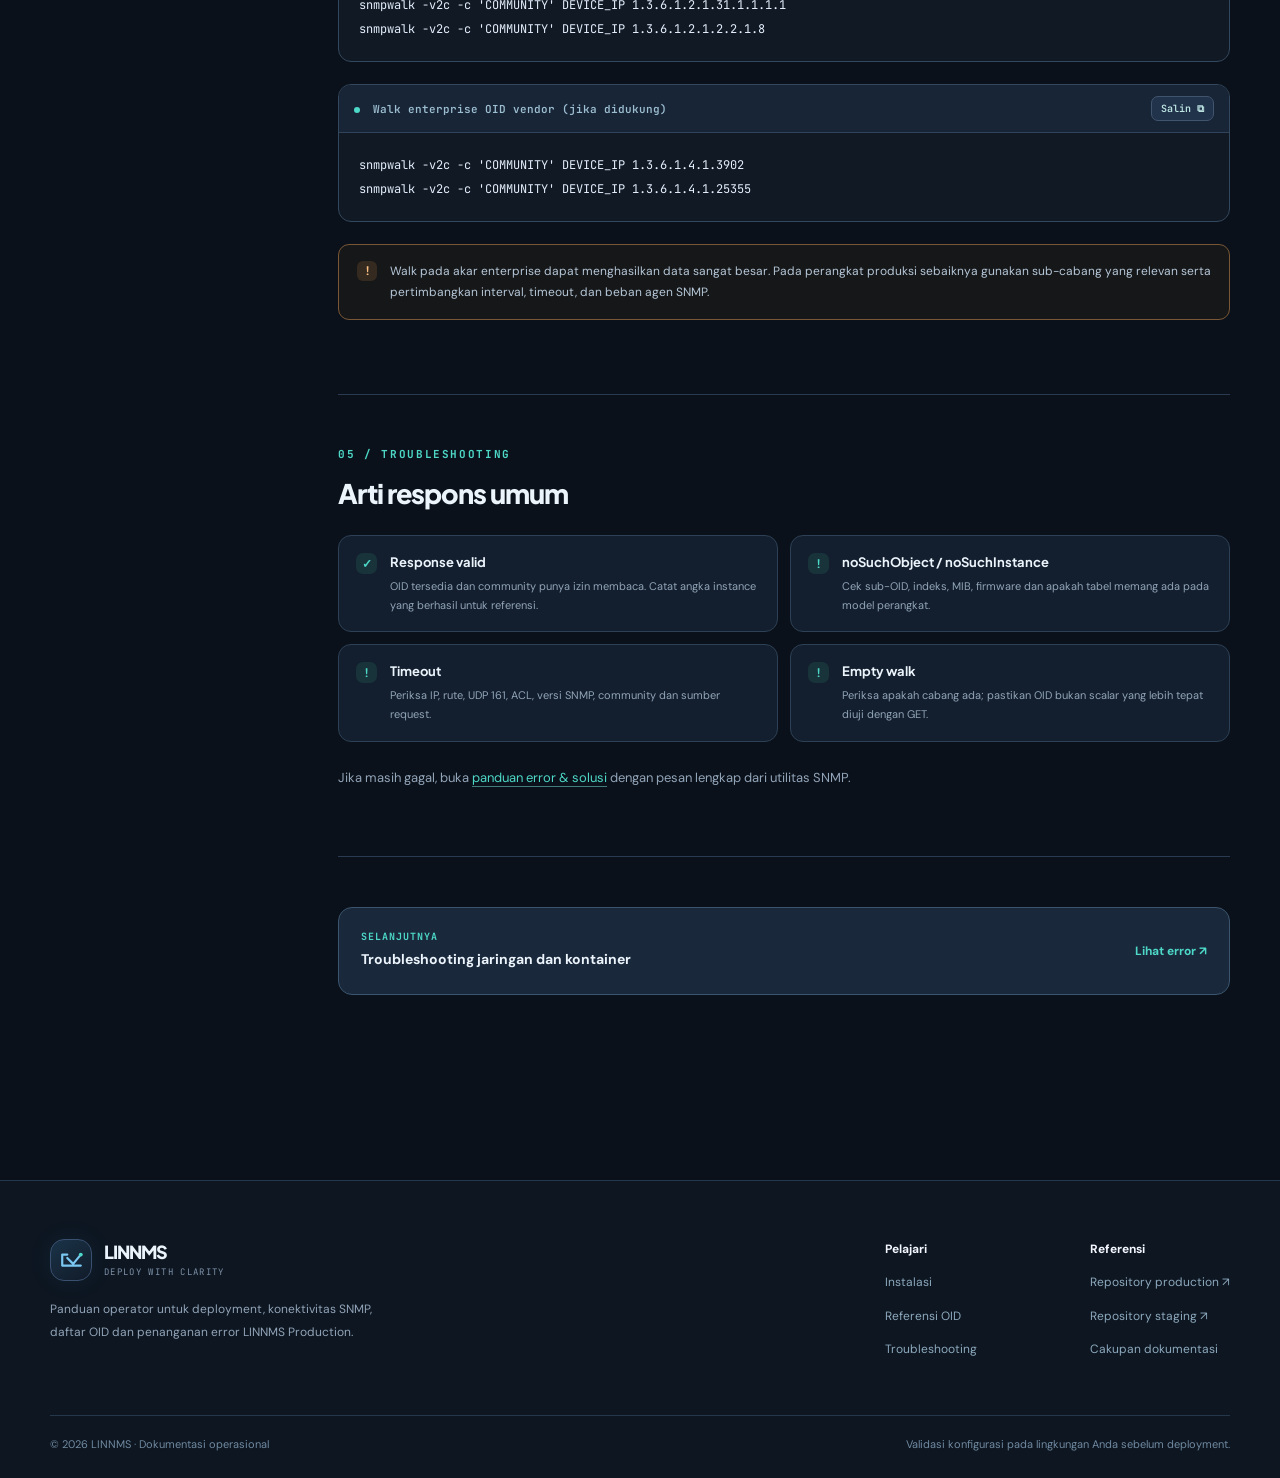
<file: linnms-landingpage-tamplat/oid.html>
<!doctype html><html lang="id"><head><meta charset="utf-8"><meta name="viewport" content="width=device-width,initial-scale=1"><meta name="theme-color" content="#0b111a"><meta name="description" content="Daftar OID standar IF-MIB/MIB-II dan cabang OID ZTE/HIOSO yang muncul pada driver LINNMS."><title>Referensi OID &amp; SNMP | LINNMS</title><link rel="stylesheet" href="styles.css"><link rel="icon" href="favicon.svg" type="image/svg+xml"></head><body><a class="skip-link" href="#main">Langsung ke konten</a><header class="site-header"><div class="shell header-inner"><a class="brand" href="index.html"><span class="brand-graphic" aria-hidden="true"><svg viewBox="0 0 32 32" fill="none"><path d="M5 22V9h6m-6 13h22M11 13l7 7 9-11" stroke="#7ac7f1" stroke-width="2.6" stroke-linecap="round" stroke-linejoin="round"/><circle cx="27" cy="9" r="2.3" fill="#4dd8c7"/></svg></span><span><strong>LINNMS</strong><small>OPERATOR DOCUMENTATION</small></span></a><nav class="primary-nav" id="primary-nav" aria-label="Navigasi utama"><a href="index.html" >Beranda</a><a href="docs.html" >Instalasi</a><a href="oid.html" aria-current="page">Referensi OID</a><a href="troubleshooting.html" >Troubleshooting</a><a href="about.html" >Tentang</a></nav><a href="docs.html" class="header-cta">Mulai instalasi <span>↗</span></a><button class="menu-toggle" type="button" aria-expanded="false" aria-controls="primary-nav" aria-label="Buka navigasi"><span></span><span></span><span></span></button></div></header><main id="main"><div class="page-head shell"><div class="crumb"><a href="index.html">Beranda</a><span>/</span>Referensi OID</div><span class="kicker">LINNMS / OPERATOR HANDBOOK</span><h1>Pahami OID. <span class='gradient-text'>Verifikasi respons.</span></h1><p>Referensi untuk pemeriksaan SNMP dari sisi operator. OID standar memiliki definisi umum; OID vendor harus dibaca sesuai MIB, model perangkat, firmware dan indeks yang digunakan.</p><div class="header-pills"><span class="pill">MIB-II</span><span class="pill">IF-MIB</span><span class="pill">ZTE · HIOSO</span></div></div><div class="shell docs-layout"><aside class="doc-aside"><div class="aside-sticky"><div class="aside-title">DI HALAMAN INI</div><a href="#before">01 Cara membaca OID</a><a href="#reference">02 Tabel referensi</a><a href="#vendor">03 OID vendor</a><a href="#examples">04 Contoh perintah</a><a href="#results">05 Interpretasi hasil</a><div class="aside-help"><strong>Sudah membaca OID?</strong><p>Jika respons kosong atau timeout, gunakan panduan langkah diagnosis.</p><a href="troubleshooting.html">Buka troubleshooting ↗</a></div></div></aside><article class="doc-body">
<section class="doc-section" id="before"><div class="section-number">01 / SNMP BASICS</div><h2>Cara membaca OID</h2><p>OID scalar umumnya berakhir dengan <code>.0</code> (contoh <code>sysUpTime.0</code>). Tabel OID interface memerlukan indeks baris, misalnya <code>ifOperStatus.1</code>. Indeks dapat berubah menurut perangkat.</p><div class="detail-pair"><div><strong>Contoh scalar</strong><code>1.3.6.1.2.1.1.3.0</code><small>Mengembalikan waktu aktif agen SNMP.</small></div><div><strong>Contoh kolom</strong><code>1.3.6.1.2.1.2.2.1.8.IFINDEX</code><small>Ganti IFINDEX dengan indeks dari hasil walk.</small></div></div><div class="callout warning"><span>!</span><p>SNMPv2c mengirim community tanpa enkripsi. Untuk jaringan manajemen yang tidak terisolasi, gunakan SNMPv3 bila perangkat dan prosedur operasional mendukungnya.</p></div></section>
<section class="doc-section" id="reference"><div class="section-number">02 / REFERENCE TABLE</div><h2>Daftar OID yang sering diperiksa</h2><p>Gunakan pencarian untuk menemukan nama OID, angka, kategori, atau vendor. Entri vendor di bawah adalah root/cabang yang <strong>terlihat pada driver ZTE/HIOSO di LINNMS-Staging</strong>, bukan daftar lengkap seluruh OID atau jaminan dukungan semua model.</p><div class="filter-toolbar"><label class="search-field"><span>⌕</span><input type="search" id="oid-search" placeholder="Cari OID, sysName, 3902, IF-MIB..." aria-label="Cari dalam daftar OID"></label><div class="filter-buttons" aria-label="Jenis OID"><button class="filter-btn" data-oid-filter="all" aria-pressed="true">Semua</button><button class="filter-btn" data-oid-filter="standard" aria-pressed="false">Standar</button><button class="filter-btn" data-oid-filter="vendor" aria-pressed="false">Vendor</button></div></div><p class="table-count" id="oid-count" aria-live="polite"></p><div class="table-scroller"><table class="oid-table" id="oid-table"><thead><tr><th>Jenis</th><th>MIB / Vendor</th><th>Kategori</th><th>Nama / branch</th><th>OID</th><th>Fungsi / catatan</th></tr></thead><tbody><tr data-type="standard"><td><span class="oid-type ">STANDARD</span></td><td>MIB-II</td><td>System</td><td><strong>sysDescr.0</strong></td><td><code>1.3.6.1.2.1.1.1.0</code></td><td>Deskripsi sistem (teks)</td></tr><tr data-type="standard"><td><span class="oid-type ">STANDARD</span></td><td>MIB-II</td><td>System</td><td><strong>sysObjectID.0</strong></td><td><code>1.3.6.1.2.1.1.2.0</code></td><td>Identitas objek enterprise</td></tr><tr data-type="standard"><td><span class="oid-type ">STANDARD</span></td><td>MIB-II</td><td>System</td><td><strong>sysUpTime.0</strong></td><td><code>1.3.6.1.2.1.1.3.0</code></td><td>Uptime agen SNMP</td></tr><tr data-type="standard"><td><span class="oid-type ">STANDARD</span></td><td>MIB-II</td><td>System</td><td><strong>sysName.0</strong></td><td><code>1.3.6.1.2.1.1.5.0</code></td><td>Nama sistem</td></tr><tr data-type="standard"><td><span class="oid-type ">STANDARD</span></td><td>IF-MIB</td><td>Interface</td><td><strong>ifDescr</strong></td><td><code>1.3.6.1.2.1.2.2.1.2</code></td><td>Deskripsi; tambahkan indeks interface</td></tr><tr data-type="standard"><td><span class="oid-type ">STANDARD</span></td><td>IF-MIB</td><td>Interface</td><td><strong>ifAdminStatus</strong></td><td><code>1.3.6.1.2.1.2.2.1.7</code></td><td>Status administratif; tambah ifIndex</td></tr><tr data-type="standard"><td><span class="oid-type ">STANDARD</span></td><td>IF-MIB</td><td>Interface</td><td><strong>ifOperStatus</strong></td><td><code>1.3.6.1.2.1.2.2.1.8</code></td><td>Status operasional; tambah ifIndex</td></tr><tr data-type="standard"><td><span class="oid-type ">STANDARD</span></td><td>IF-MIB</td><td>Interface</td><td><strong>ifName</strong></td><td><code>1.3.6.1.2.1.31.1.1.1.1</code></td><td>Nama interface; tambah ifIndex</td></tr><tr data-type="standard"><td><span class="oid-type ">STANDARD</span></td><td>IF-MIB</td><td>Interface</td><td><strong>ifHighSpeed</strong></td><td><code>1.3.6.1.2.1.31.1.1.1.15</code></td><td>Kecepatan nominal (Mbps); tambah ifIndex</td></tr><tr data-type="standard"><td><span class="oid-type ">STANDARD</span></td><td>IF-MIB</td><td>Traffic</td><td><strong>ifHCInOctets</strong></td><td><code>1.3.6.1.2.1.31.1.1.1.6</code></td><td>Counter RX 64-bit; tambah ifIndex</td></tr><tr data-type="standard"><td><span class="oid-type ">STANDARD</span></td><td>IF-MIB</td><td>Traffic</td><td><strong>ifHCOutOctets</strong></td><td><code>1.3.6.1.2.1.31.1.1.1.10</code></td><td>Counter TX 64-bit; tambah ifIndex</td></tr><tr data-type="vendor"><td><span class="oid-type vendor">VENDOR</span></td><td>ZTE</td><td>Enterprise</td><td><strong>ZTE 3902</strong></td><td><code>1.3.6.1.4.1.3902</code></td><td>Prefix enterprise; sub-OID bervariasi per OLT</td></tr><tr data-type="vendor"><td><span class="oid-type vendor">VENDOR</span></td><td>ZTE</td><td>Vendor branch</td><td><strong>ZTE example branch</strong></td><td><code>1.3.6.1.4.1.3902.1012.3.28.1.1</code></td><td>Cabang ditemukan pada driver; butuh MIB/indeks perangkat</td></tr><tr data-type="vendor"><td><span class="oid-type vendor">VENDOR</span></td><td>ZTE</td><td>Vendor branch</td><td><strong>ZTE 1082 branch</strong></td><td><code>1.3.6.1.4.1.3902.1082.500.20.2.2.2.1</code></td><td>Cabang driver; arti kolom berbeda menurut model</td></tr><tr data-type="vendor"><td><span class="oid-type vendor">VENDOR</span></td><td>HIOSO</td><td>Enterprise</td><td><strong>HIOSO 25355</strong></td><td><code>1.3.6.1.4.1.25355</code></td><td>Prefix enterprise; cek model/firmware</td></tr><tr data-type="vendor"><td><span class="oid-type vendor">VENDOR</span></td><td>HIOSO</td><td>Vendor branch</td><td><strong>HIOSO example branch</strong></td><td><code>1.3.6.1.4.1.25355.3.2.6.3.2.1</code></td><td>Cabang driver; periksa MIB sebelum interpretasi</td></tr><tr data-type="vendor"><td><span class="oid-type vendor">VENDOR</span></td><td>HIOSO</td><td>Vendor branch</td><td><strong>HIOSO status branch</strong></td><td><code>1.3.6.1.4.1.25355.3.2.6.1.2.1.5</code></td><td>Contoh dari driver; indeks dan hasil model-dependent</td></tr></tbody></table></div><div class="empty-state" id="oid-empty">Tidak ada OID yang cocok dengan pencarian.</div></section>
<section class="doc-section" id="vendor"><div class="section-number">03 / VENDOR OIDS</div><h2>ZTE & HIOSO: periksa MIB dan firmware</h2><p>Driver LINNMS mencakup cabang enterprise ZTE <code>1.3.6.1.4.1.3902</code> serta HIOSO <code>1.3.6.1.4.1.25355</code>. OID pada tabel adalah titik awal pemeriksaan. Tidak semua cabang mendukung operasi <code>GET</code> secara langsung karena sebagian merupakan akar tabel/kolom.</p><div class="callout"><span>i</span><p>Gunakan <code>snmpwalk</code> pada cabang yang tepat untuk menemukan instance OID dan indeks. Cocokkan hasil dengan dokumentasi MIB perangkat. Jangan menganggap label atau nilai setiap vendor sama dengan MIB standar.</p></div></section>
<section class="doc-section" id="examples"><div class="section-number">04 / COMMANDS</div><h2>Contoh snmpget & snmpwalk</h2><p>Jalankan perintah pada host yang punya akses ke jaringan manajemen. Ganti <code>DEVICE_IP</code> dan <code>COMMUNITY</code> sesuai data yang valid.</p><div class="snippet"><div class="snippet-head"><span><span class="terminal-dot"></span> Identitas dan uptime perangkat</span><button type="button" class="copy-btn" data-copy>Salin ⧉</button></div><pre><code>snmpget -v2c -c 'COMMUNITY' DEVICE_IP 1.3.6.1.2.1.1.5.0
snmpget -v2c -c 'COMMUNITY' DEVICE_IP 1.3.6.1.2.1.1.3.0</code></pre></div><div class="snippet"><div class="snippet-head"><span><span class="terminal-dot"></span> Cari indeks interface</span><button type="button" class="copy-btn" data-copy>Salin ⧉</button></div><pre><code>snmpwalk -v2c -c 'COMMUNITY' DEVICE_IP 1.3.6.1.2.1.31.1.1.1.1
snmpwalk -v2c -c 'COMMUNITY' DEVICE_IP 1.3.6.1.2.1.2.2.1.8</code></pre></div><div class="snippet"><div class="snippet-head"><span><span class="terminal-dot"></span> Walk enterprise OID vendor (jika didukung)</span><button type="button" class="copy-btn" data-copy>Salin ⧉</button></div><pre><code>snmpwalk -v2c -c 'COMMUNITY' DEVICE_IP 1.3.6.1.4.1.3902
snmpwalk -v2c -c 'COMMUNITY' DEVICE_IP 1.3.6.1.4.1.25355</code></pre></div><div class="callout warning"><span>!</span><p>Walk pada akar enterprise dapat menghasilkan data sangat besar. Pada perangkat produksi sebaiknya gunakan sub-cabang yang relevan serta pertimbangkan interval, timeout, dan beban agen SNMP.</p></div></section>
<section class="doc-section" id="results"><div class="section-number">05 / TROUBLESHOOTING</div><h2>Arti respons umum</h2><div class="prereq-grid"><div class="prereq"><span class="check-icon">✓</span><div><h3>Response valid</h3><p>OID tersedia dan community punya izin membaca. Catat angka instance yang berhasil untuk referensi.</p></div></div><div class="prereq"><span class="check-icon">!</span><div><h3>noSuchObject / noSuchInstance</h3><p>Cek sub-OID, indeks, MIB, firmware dan apakah tabel memang ada pada model perangkat.</p></div></div><div class="prereq"><span class="check-icon">!</span><div><h3>Timeout</h3><p>Periksa IP, rute, UDP 161, ACL, versi SNMP, community dan sumber request.</p></div></div><div class="prereq"><span class="check-icon">!</span><div><h3>Empty walk</h3><p>Periksa apakah cabang ada; pastikan OID bukan scalar yang lebih tepat diuji dengan GET.</p></div></div></div><p>Jika masih gagal, buka <a href="troubleshooting.html">panduan error & solusi</a> dengan pesan lengkap dari utilitas SNMP.</p></section>
<div class="doc-next"><div><small>SELANJUTNYA</small><strong>Troubleshooting jaringan dan kontainer</strong></div><a href="troubleshooting.html">Lihat error ↗</a></div></article></div></main><footer class="footer"><div class="shell footer-top"><div><a class="footer-brand" href="index.html"><span class="brand-graphic" aria-hidden="true"><svg viewBox="0 0 32 32" fill="none"><path d="M5 22V9h6m-6 13h22M11 13l7 7 9-11" stroke="#7ac7f1" stroke-width="2.6" stroke-linecap="round" stroke-linejoin="round"/><circle cx="27" cy="9" r="2.3" fill="#4dd8c7"/></svg></span><span><strong>LINNMS</strong><small>DEPLOY WITH CLARITY</small></span></a><p>Panduan operator untuk deployment, konektivitas SNMP, daftar OID dan penanganan error LINNMS Production.</p></div><div class="footer-links"><div><strong>Pelajari</strong><a href="docs.html">Instalasi</a><a href="oid.html">Referensi OID</a><a href="troubleshooting.html">Troubleshooting</a></div><div><strong>Referensi</strong><a href="https://github.com/RamonVeredic/LINNMS" target="_blank" rel="noopener noreferrer">Repository production ↗</a><a href="https://github.com/RamonVeredic/LINNMS-Staging" target="_blank" rel="noopener noreferrer">Repository staging ↗</a><a href="about.html">Cakupan dokumentasi</a></div></div></div><div class="shell footer-bottom"><span>© 2026 LINNMS · Dokumentasi operasional</span><span>Validasi konfigurasi pada lingkungan Anda sebelum deployment.</span></div></footer><script src="script.js" defer></script></body></html>
</file>
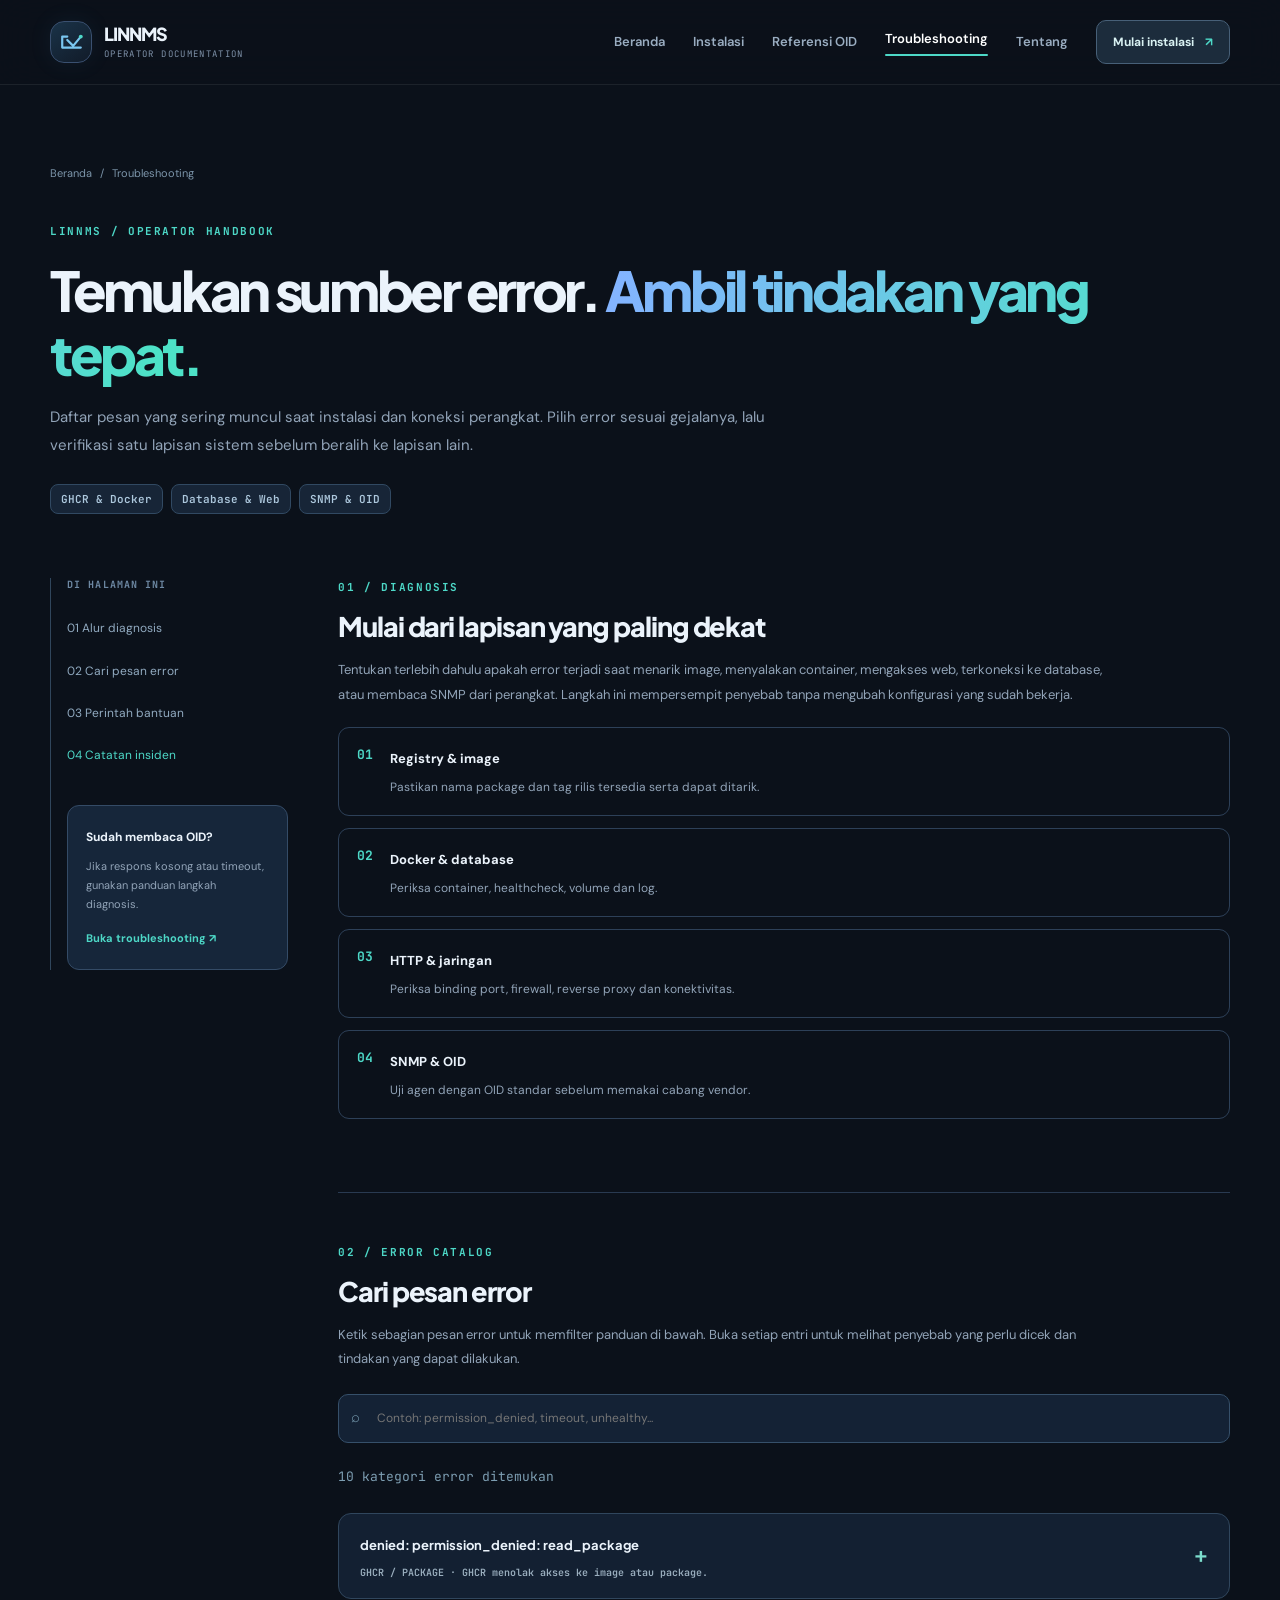
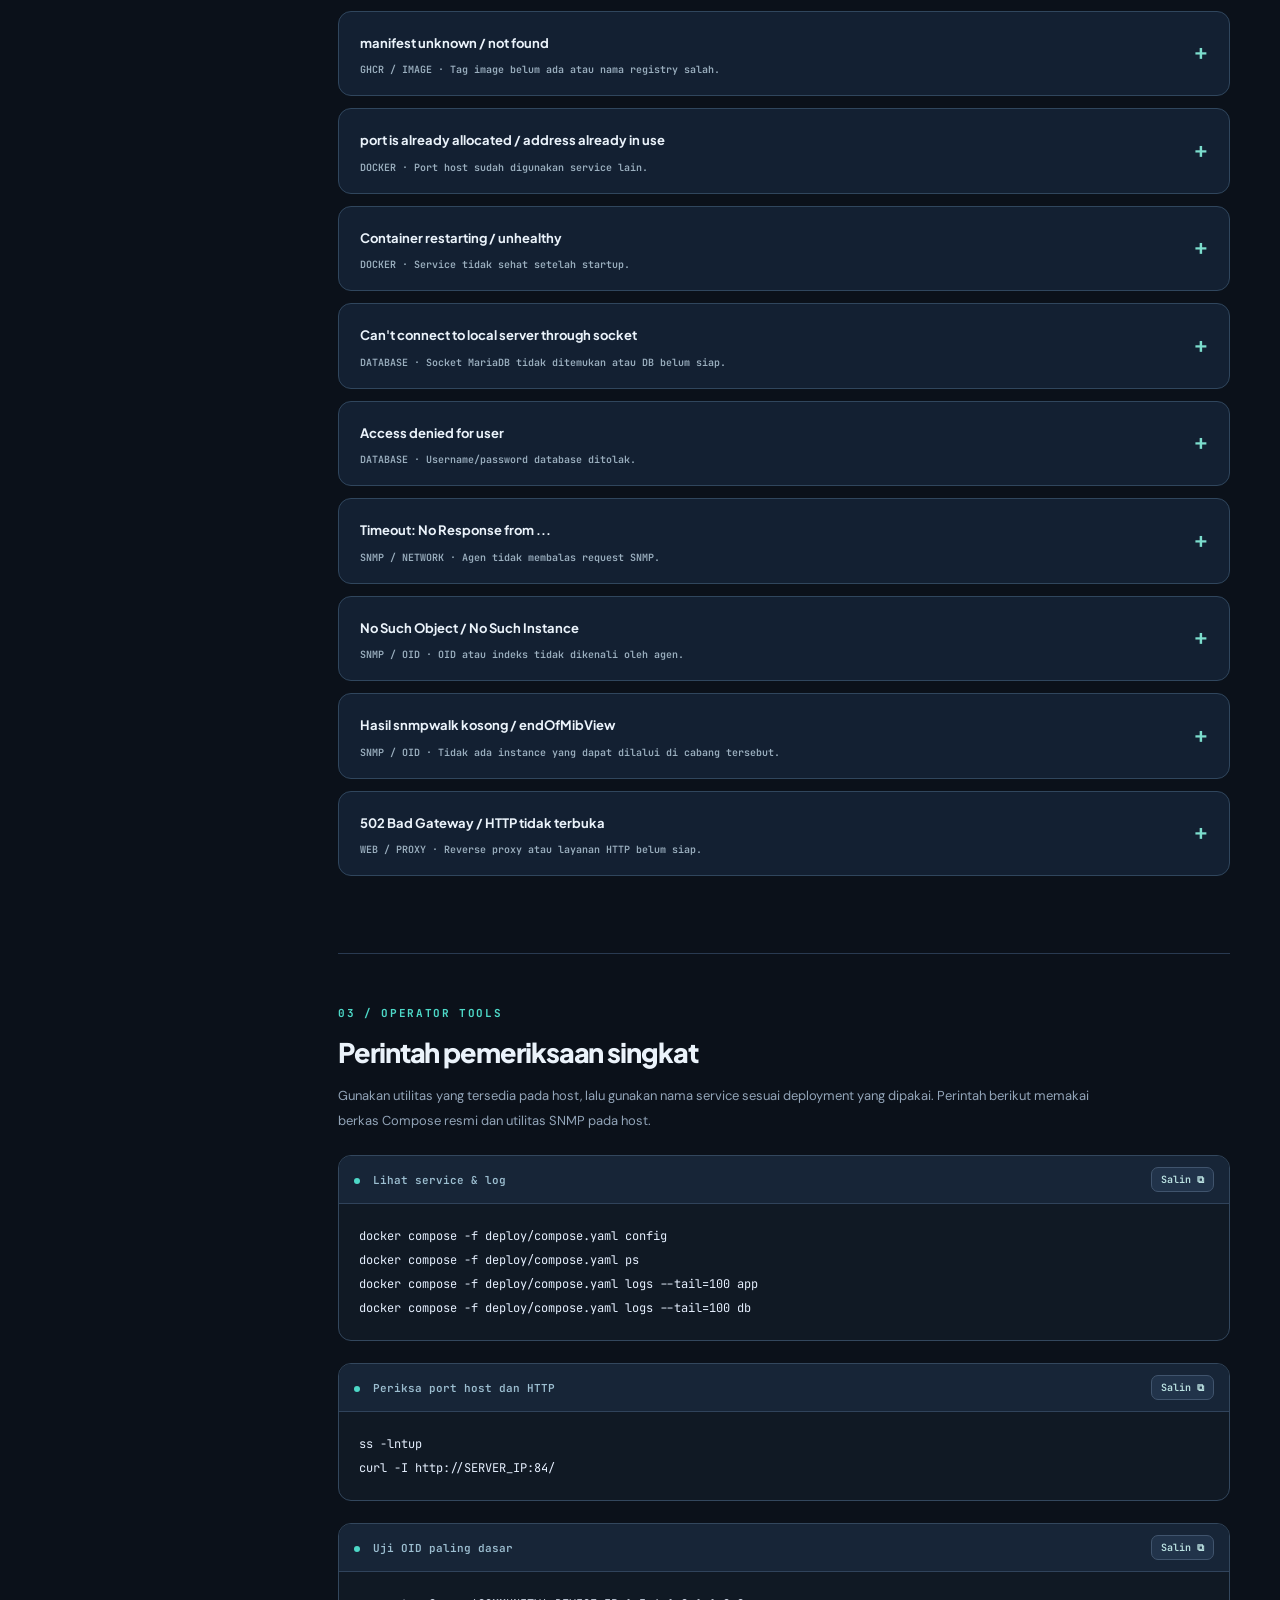
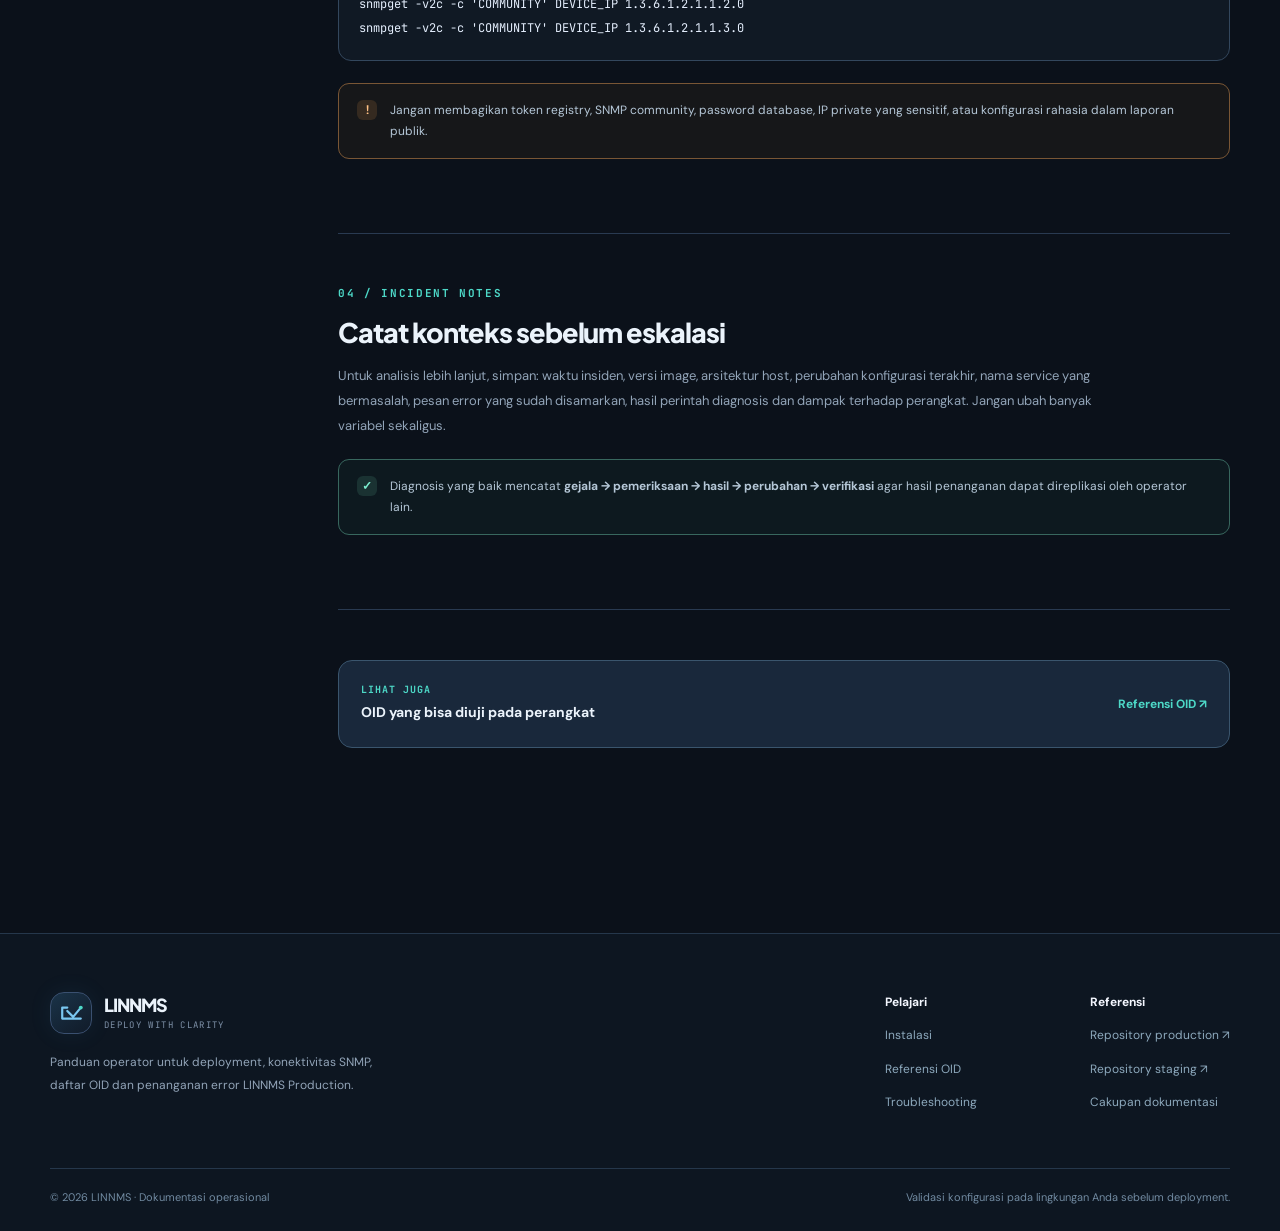
<file: linnms-landingpage-tamplat/troubleshooting.html>
<!doctype html><html lang="id"><head><meta charset="utf-8"><meta name="viewport" content="width=device-width,initial-scale=1"><meta name="theme-color" content="#0b111a"><meta name="description" content="Pemecahan masalah Docker, GHCR, MariaDB, HTTP dan SNMP saat mengoperasikan LINNMS Production."><title>Troubleshooting | LINNMS</title><link rel="stylesheet" href="styles.css"><link rel="icon" href="favicon.svg" type="image/svg+xml"></head><body><a class="skip-link" href="#main">Langsung ke konten</a><header class="site-header"><div class="shell header-inner"><a class="brand" href="index.html"><span class="brand-graphic" aria-hidden="true"><svg viewBox="0 0 32 32" fill="none"><path d="M5 22V9h6m-6 13h22M11 13l7 7 9-11" stroke="#7ac7f1" stroke-width="2.6" stroke-linecap="round" stroke-linejoin="round"/><circle cx="27" cy="9" r="2.3" fill="#4dd8c7"/></svg></span><span><strong>LINNMS</strong><small>OPERATOR DOCUMENTATION</small></span></a><nav class="primary-nav" id="primary-nav" aria-label="Navigasi utama"><a href="index.html" >Beranda</a><a href="docs.html" >Instalasi</a><a href="oid.html" >Referensi OID</a><a href="troubleshooting.html" aria-current="page">Troubleshooting</a><a href="about.html" >Tentang</a></nav><a href="docs.html" class="header-cta">Mulai instalasi <span>↗</span></a><button class="menu-toggle" type="button" aria-expanded="false" aria-controls="primary-nav" aria-label="Buka navigasi"><span></span><span></span><span></span></button></div></header><main id="main"><div class="page-head shell"><div class="crumb"><a href="index.html">Beranda</a><span>/</span>Troubleshooting</div><span class="kicker">LINNMS / OPERATOR HANDBOOK</span><h1>Temukan sumber error. <span class='gradient-text'>Ambil tindakan yang tepat.</span></h1><p>Daftar pesan yang sering muncul saat instalasi dan koneksi perangkat. Pilih error sesuai gejalanya, lalu verifikasi satu lapisan sistem sebelum beralih ke lapisan lain.</p><div class="header-pills"><span class="pill">GHCR &amp; Docker</span><span class="pill">Database &amp; Web</span><span class="pill">SNMP &amp; OID</span></div></div><div class="shell docs-layout"><aside class="doc-aside"><div class="aside-sticky"><div class="aside-title">DI HALAMAN INI</div><a href="#diagnostic">01 Alur diagnosis</a><a href="#errors">02 Cari pesan error</a><a href="#commands">03 Perintah bantuan</a><a href="#report">04 Catatan insiden</a><div class="aside-help"><strong>Sudah membaca OID?</strong><p>Jika respons kosong atau timeout, gunakan panduan langkah diagnosis.</p><a href="troubleshooting.html">Buka troubleshooting ↗</a></div></div></aside><article class="doc-body">
<section class="doc-section" id="diagnostic"><div class="section-number">01 / DIAGNOSIS</div><h2>Mulai dari lapisan yang paling dekat</h2><p>Tentukan terlebih dahulu apakah error terjadi saat menarik image, menyalakan container, mengakses web, terkoneksi ke database, atau membaca SNMP dari perangkat. Langkah ini mempersempit penyebab tanpa mengubah konfigurasi yang sudah bekerja.</p><div class="step-list"><div><span>01</span><div><strong>Registry & image</strong><p>Pastikan nama package dan tag rilis tersedia serta dapat ditarik.</p></div></div><div><span>02</span><div><strong>Docker & database</strong><p>Periksa container, healthcheck, volume dan log.</p></div></div><div><span>03</span><div><strong>HTTP & jaringan</strong><p>Periksa binding port, firewall, reverse proxy dan konektivitas.</p></div></div><div><span>04</span><div><strong>SNMP & OID</strong><p>Uji agen dengan OID standar sebelum memakai cabang vendor.</p></div></div></div></section>
<section class="doc-section" id="errors"><div class="section-number">02 / ERROR CATALOG</div><h2>Cari pesan error</h2><p>Ketik sebagian pesan error untuk memfilter panduan di bawah. Buka setiap entri untuk melihat penyebab yang perlu dicek dan tindakan yang dapat dilakukan.</p><div class="filter-toolbar"><label class="search-field"><span>⌕</span><input type="search" id="error-search" placeholder="Contoh: permission_denied, timeout, unhealthy..." aria-label="Cari pesan error"></label></div><p class="table-count" id="error-count" aria-live="polite"></p><div class="faq-list"><details class="faq" data-type="registry"><summary><span><strong>denied: permission_denied: read_package</strong><small>GHCR / PACKAGE · GHCR menolak akses ke image atau package.</small></span></summary><div class="faq-content"><p>Periksa nama image: <code>ghcr.io/ramonveredic/linnms</code> untuk production, atau <code>ghcr.io/ramonveredic/linnms-staging</code> untuk staging. Jika pull package private, lakukan <code>docker login</code> dengan izin baca. Jika terjadi saat publish GitHub Actions, periksa <strong>Package settings → Manage Actions access</strong> agar repo penerbit memiliki akses package yang sesuai.</p></div></details><details class="faq" data-type="registry"><summary><span><strong>manifest unknown / not found</strong><small>GHCR / IMAGE · Tag image belum ada atau nama registry salah.</small></span></summary><div class="faq-content"><p>Cek apakah workflow release telah berhasil memublikasikan image dan tag versi yang diminta. Gunakan nama baru <code>linnms</code>, bukan nama package lama. Jangan menganggap tag <code>latest</code> sudah tersedia sebelum release berhasil.</p></div></details><details class="faq" data-type="docker"><summary><span><strong>port is already allocated / address already in use</strong><small>DOCKER · Port host sudah digunakan service lain.</small></span></summary><div class="faq-content"><p>Periksa binding Compose dan proses yang memakai port contoh 84/4143. Ganti published port atau hentikan service konflik sesuai prosedur operasional.</p></div></details><details class="faq" data-type="docker"><summary><span><strong>Container restarting / unhealthy</strong><small>DOCKER · Service tidak sehat setelah startup.</small></span></summary><div class="faq-content"><p>Mulai dari <code>docker compose ps</code>, lalu lihat <code>logs --tail=100 app</code> dan <code>logs --tail=100 db</code>. Pastikan image dapat ditarik, volume writable, lingkungan sesuai, dan MariaDB healthy sebelum menelusuri koneksi perangkat.</p></div></details><details class="faq" data-type="database"><summary><span><strong>Can't connect to local server through socket</strong><small>DATABASE · Socket MariaDB tidak ditemukan atau DB belum siap.</small></span></summary><div class="faq-content"><p>Cek status container <code>db</code>, healthcheck MariaDB, dan mount bersama <code>/run/mysqld</code>. Periksa izin direktori, path volume dan startup DB. Jangan menghapus volume data sebagai langkah pertama.</p></div></details><details class="faq" data-type="database"><summary><span><strong>Access denied for user</strong><small>DATABASE · Username/password database ditolak.</small></span></summary><div class="faq-content"><p>Tinjau variabel lingkungan, user dan hak akses MariaDB. Konfigurasi contoh mungkin tidak cocok untuk sistem existing. Jangan mencetak kata sandi ke log atau issue publik.</p></div></details><details class="faq" data-type="snmp"><summary><span><strong>Timeout: No Response from ...</strong><small>SNMP / NETWORK · Agen tidak membalas request SNMP.</small></span></summary><div class="faq-content"><p>Uji ping/rute seperlunya, firewall UDP 161, VLAN manajemen, ACL SNMP perangkat, versi SNMP, community/credentials dan alamat sumber. Jika SNMPv3, periksa autentikasi serta privacy protocol.</p></div></details><details class="faq" data-type="snmp"><summary><span><strong>No Such Object / No Such Instance</strong><small>SNMP / OID · OID atau indeks tidak dikenali oleh agen.</small></span></summary><div class="faq-content"><p>Periksa apakah menggunakan scalar <code>.0</code> atau kolom dengan ifIndex. Cek MIB, perangkat, firmware dan akses ke cabang OID yang diminta. Mulailah dari <code>sysObjectID.0</code> dan <code>ifName</code> jika didukung.</p></div></details><details class="faq" data-type="snmp"><summary><span><strong>Hasil snmpwalk kosong / endOfMibView</strong><small>SNMP / OID · Tidak ada instance yang dapat dilalui di cabang tersebut.</small></span></summary><div class="faq-content"><p>Coba OID induk yang lebih tepat, periksa ACL dan dukungan firmware. Beberapa cabang enterprise ZTE/HIOSO hanya ada pada model tertentu. Jangan menganggap semua vendor punya indeks yang sama.</p></div></details><details class="faq" data-type="web"><summary><span><strong>502 Bad Gateway / HTTP tidak terbuka</strong><small>WEB / PROXY · Reverse proxy atau layanan HTTP belum siap.</small></span></summary><div class="faq-content"><p>Pastikan container app berjalan, mapping port benar, firewall mengizinkan akses, dan reverse proxy mengarah ke host/port yang tepat. Lakukan pemeriksaan <code>curl -I</code> dari host terlebih dahulu.</p></div></details></div><div class="empty-state" id="error-empty">Tidak ada pesan error yang cocok. Coba istilah lebih umum.</div></section>
<section class="doc-section" id="commands"><div class="section-number">03 / OPERATOR TOOLS</div><h2>Perintah pemeriksaan singkat</h2><p>Gunakan utilitas yang tersedia pada host, lalu gunakan nama service sesuai deployment yang dipakai. Perintah berikut memakai berkas Compose resmi dan utilitas SNMP pada host.</p><div class="snippet"><div class="snippet-head"><span><span class="terminal-dot"></span> Lihat service &amp; log</span><button type="button" class="copy-btn" data-copy>Salin ⧉</button></div><pre><code>docker compose -f deploy/compose.yaml config
docker compose -f deploy/compose.yaml ps
docker compose -f deploy/compose.yaml logs --tail=100 app
docker compose -f deploy/compose.yaml logs --tail=100 db</code></pre></div><div class="snippet"><div class="snippet-head"><span><span class="terminal-dot"></span> Periksa port host dan HTTP</span><button type="button" class="copy-btn" data-copy>Salin ⧉</button></div><pre><code>ss -lntup
curl -I http://SERVER_IP:84/</code></pre></div><div class="snippet"><div class="snippet-head"><span><span class="terminal-dot"></span> Uji OID paling dasar</span><button type="button" class="copy-btn" data-copy>Salin ⧉</button></div><pre><code>snmpget -v2c -c 'COMMUNITY' DEVICE_IP 1.3.6.1.2.1.1.2.0
snmpget -v2c -c 'COMMUNITY' DEVICE_IP 1.3.6.1.2.1.1.3.0</code></pre></div><div class="callout warning"><span>!</span><p>Jangan membagikan token registry, SNMP community, password database, IP private yang sensitif, atau konfigurasi rahasia dalam laporan publik.</p></div></section>
<section class="doc-section" id="report"><div class="section-number">04 / INCIDENT NOTES</div><h2>Catat konteks sebelum eskalasi</h2><p>Untuk analisis lebih lanjut, simpan: waktu insiden, versi image, arsitektur host, perubahan konfigurasi terakhir, nama service yang bermasalah, pesan error yang sudah disamarkan, hasil perintah diagnosis dan dampak terhadap perangkat. Jangan ubah banyak variabel sekaligus.</p><div class="callout success"><span>✓</span><p>Diagnosis yang baik mencatat <strong>gejala → pemeriksaan → hasil → perubahan → verifikasi</strong> agar hasil penanganan dapat direplikasi oleh operator lain.</p></div></section>
<div class="doc-next"><div><small>LIHAT JUGA</small><strong>OID yang bisa diuji pada perangkat</strong></div><a href="oid.html">Referensi OID ↗</a></div></article></div></main><footer class="footer"><div class="shell footer-top"><div><a class="footer-brand" href="index.html"><span class="brand-graphic" aria-hidden="true"><svg viewBox="0 0 32 32" fill="none"><path d="M5 22V9h6m-6 13h22M11 13l7 7 9-11" stroke="#7ac7f1" stroke-width="2.6" stroke-linecap="round" stroke-linejoin="round"/><circle cx="27" cy="9" r="2.3" fill="#4dd8c7"/></svg></span><span><strong>LINNMS</strong><small>DEPLOY WITH CLARITY</small></span></a><p>Panduan operator untuk deployment, konektivitas SNMP, daftar OID dan penanganan error LINNMS Production.</p></div><div class="footer-links"><div><strong>Pelajari</strong><a href="docs.html">Instalasi</a><a href="oid.html">Referensi OID</a><a href="troubleshooting.html">Troubleshooting</a></div><div><strong>Referensi</strong><a href="https://github.com/RamonVeredic/LINNMS" target="_blank" rel="noopener noreferrer">Repository production ↗</a><a href="https://github.com/RamonVeredic/LINNMS-Staging" target="_blank" rel="noopener noreferrer">Repository staging ↗</a><a href="about.html">Cakupan dokumentasi</a></div></div></div><div class="shell footer-bottom"><span>© 2026 LINNMS · Dokumentasi operasional</span><span>Validasi konfigurasi pada lingkungan Anda sebelum deployment.</span></div></footer><script src="script.js" defer></script></body></html>
</file>
<file: linnms-landingpage-tamplat/styles.css>
@import url('https://fonts.googleapis.com/css2?family=DM+Sans:wght@400;500;600;700&family=Plus+Jakarta+Sans:wght@400;500;600;700;800&family=JetBrains+Mono:wght@400;500;600&display=swap');
:root{color-scheme:dark;--bg:#0b111a;--bg2:#101a27;--panel:#121e2d;--panel2:#162437;--line:#25354b;--muted:#92a4b8;--text:#ebf3fb;--blue:#78a9ff;--cyan:#4dd8c7;--green:#59d1ad;--orange:#ffbb78;--red:#ff908f;--radius:18px;--mono:'JetBrains Mono',ui-monospace,SFMono-Regular,Consolas,monospace;--font:'DM Sans',system-ui,-apple-system,sans-serif;--heading:'Plus Jakarta Sans',var(--font)}
*{box-sizing:border-box}html{scroll-behavior:smooth;scroll-padding-top:96px}body{margin:0;background:var(--bg);color:var(--text);font:15px/1.7 var(--font);-webkit-font-smoothing:antialiased}a{color:inherit;text-decoration:none}button,input{font:inherit}button{cursor:pointer}p,h1,h2,h3,h4{margin-top:0}p{color:var(--muted)}::selection{background:#346f92;color:white}.shell{width:min(1180px,calc(100% - 64px));margin:auto}.mono,code,pre{font-family:var(--mono)}code{font-size:.88em;color:#95e0dd}a:focus-visible,button:focus-visible,input:focus-visible,summary:focus-visible{outline:2px solid var(--cyan);outline-offset:4px}.skip-link{position:absolute;z-index:1000;top:-100px;left:20px;padding:10px 16px;background:#fff;color:#111}.skip-link:focus{top:15px}
.site-header{position:sticky;top:0;z-index:40;background:#0b111ae8;border-bottom:1px solid #ffffff13;backdrop-filter:blur(18px)}.header-inner{min-height:84px;display:flex;align-items:center;gap:28px}.brand,.footer-brand{display:inline-flex;align-items:center;gap:12px;flex-shrink:0}.brand-graphic{width:42px;height:42px;border:1px solid #3a5070;border-radius:14px;background:linear-gradient(145deg,#1a3348,#111b29);display:grid;place-items:center;color:var(--cyan);position:relative;box-shadow:0 0 24px #4ba9dd14}.brand-graphic svg{width:27px;height:27px}.brand>span:last-child,.footer-brand>span:last-child{display:grid;line-height:1.1}.brand strong,.footer-brand strong{font-family:var(--heading);font-size:18px;letter-spacing:-.06em;font-weight:800}.brand small,.footer-brand small{margin-top:6px;color:#7e91a8;letter-spacing:.15em;font-size:9px;font-family:var(--mono)}.primary-nav{display:flex;align-items:center;gap:28px;margin-left:auto}.primary-nav a{font-size:13px;font-weight:600;color:#9aadc1;transition:color .2s}.primary-nav a:hover,.primary-nav a[aria-current=page]{color:#fff}.primary-nav a[aria-current=page]:after{content:"";display:block;margin:4px auto 0;height:2px;background:var(--cyan);border-radius:2px}.header-cta{font-size:12px;font-weight:700;padding:11px 16px;border:1px solid #476078;border-radius:10px;color:#d9f2f3;background:#1c2c3c;white-space:nowrap}.header-cta:hover{background:#263c50}.header-cta span{margin-left:8px;color:var(--cyan)}.menu-toggle{display:none;border:1px solid var(--line);background:var(--panel);border-radius:10px;color:white;width:42px;height:40px;align-items:center;justify-content:center;flex-direction:column;gap:5px}.menu-toggle span{width:17px;height:2px;background:currentColor}
.kicker,.eyebrow,.section-number{font-size:11px;letter-spacing:.15em;font-weight:700;font-family:var(--mono);color:var(--cyan)}.eyebrow{display:flex;align-items:center;gap:12px;margin-bottom:23px}.eyebrow-line{width:20px;height:1px;background:var(--cyan)}.eyebrow-index{font-size:10px;color:#53687f;margin-left:9px}.gradient-text{background:linear-gradient(100deg,#83b4ff 3%,#4de2c7 92%);background-clip:text;-webkit-background-clip:text;color:transparent}.btn{display:inline-flex;justify-content:center;align-items:center;gap:20px;min-height:50px;padding:12px 19px;border-radius:11px;font-weight:700;font-size:13px;transition:transform .2s,background .2s,border-color .2s}.btn:hover{transform:translateY(-2px)}.btn-primary{color:#0a1626;background:linear-gradient(110deg,#a0c3ff,#68e1d1);box-shadow:0 14px 32px #349db41e}.btn-ghost{border:1px solid #36465a;color:#d9e9fa;background:#142132}.btn-ghost:hover{border-color:#6484a7;background:#1a2b40}.text-link{display:inline-flex;color:#88dcd0;font-weight:700;font-size:13px;gap:8px}
.hero{position:relative;overflow:hidden;background:radial-gradient(ellipse 60% 85% at 88% 42%,#13334b74,transparent 85%),radial-gradient(ellipse 70% 90% at 0% 0%,#132038a3,transparent 80%);border-bottom:1px solid #233346}.hero:before{content:"";position:absolute;inset:0;opacity:.42;pointer-events:none;background-image:linear-gradient(#98a4bf0b 1px,transparent 1px),linear-gradient(90deg,#98a4bf0b 1px,transparent 1px);background-size:56px 56px;mask-image:linear-gradient(to bottom,black,transparent 88%)}.hero-grid{position:relative;z-index:1;min-height:610px;display:grid;grid-template-columns:1.05fr .95fr;align-items:center;gap:44px;padding-top:64px;padding-bottom:86px}.hero-copy h1{font-family:var(--heading);font-size:clamp(42px,4.35vw,64px);letter-spacing:-.06em;line-height:1.16;font-weight:800;max-width:690px;margin-bottom:25px}.hero-copy>p{font-size:15px;max-width:525px;line-height:1.85;color:#aebdd0;margin-bottom:33px}.hero-actions{display:flex;gap:12px;flex-wrap:wrap}.hero-meta{margin-top:53px;display:flex;align-items:center;gap:16px;font-size:12px;color:#8d9fb4}.hero-meta b{color:#e2f2f8;margin-right:6px;font-family:var(--mono);font-size:10px}.hero-meta i{height:4px;width:4px;border-radius:50%;background:#667d98}
.network-visual{background:linear-gradient(145deg,#17273a,#111b2a);border:1px solid #354860;border-radius:22px;min-height:395px;box-shadow:0 25px 75px #0006,0 0 0 6px #ffffff05;position:relative;overflow:hidden}.network-visual:before{content:"";position:absolute;inset:0;background:radial-gradient(circle at 50% 47%,#24577355,transparent 57%);pointer-events:none}.network-caption,.network-bottom{display:flex;align-items:center;gap:9px;position:relative;z-index:2;font-family:var(--mono);font-size:9px;letter-spacing:.09em;color:#acc2d7;padding:23px 23px 0}.network-caption .right{margin-left:auto;color:#698298}.live-dot,.status-light{display:inline-block;flex-shrink:0;height:7px;width:7px;border-radius:100%;background:var(--cyan);box-shadow:0 0 0 4px #4dd8c716}.network-stage{height:289px;position:relative}.network-stage:before{content:"";position:absolute;left:50%;top:33%;height:45%;width:1px;background:linear-gradient(#439dc0,#325d83);opacity:.8}.network-stage:after{content:"";position:absolute;left:24%;right:24%;top:76%;height:1px;background:#397d99aa}.net-node{position:absolute;z-index:3;text-align:left;background:linear-gradient(145deg,#263b52,#1b2a3e);border:1px solid #44617a;box-shadow:0 13px 35px #0005;border-radius:14px;padding:13px 15px;width:145px;display:flex;flex-direction:column;align-items:flex-start;line-height:1.4}.net-node strong{font-size:13px}.net-node small{color:#91abc1;font-size:10px;margin-top:2px}.node-glyph{color:#6fe3d3;font-size:19px;line-height:1;margin-bottom:11px}.net-center{width:168px;left:calc(50% - 84px);top:24px;border-color:#4c9eaf}.net-olt{left:7%;bottom:0}.net-router{right:7%;bottom:0}.net-db{width:123px;left:calc(50% - 61.5px);top:146px;padding:9px 12px;text-align:center;align-items:center;border-color:#40547e}.net-db .node-glyph{font-size:13px;margin-bottom:4px}.net-db strong{font-size:11px}.net-db small{font-size:9px}.tiny-tag{font-size:9px;font-family:var(--mono);font-weight:600;margin-top:10px;padding:3px 8px;border-radius:6px;background:#1f51612d;color:#77e3d2;border:1px solid #3e7980}.tiny-tag.green{color:#8bd8b0;background:#244b413b}.tiny-tag.blue{color:#9fc2ff;background:#36568646;margin-top:5px}.network-bottom{padding:0 20px 20px;justify-content:space-between;font-size:9px;letter-spacing:0;color:#718ca6}.network-bottom span{display:flex;gap:7px;align-items:center}.key-dot{width:6px;height:6px;background:var(--cyan);border-radius:50%}.key-dot.blue{background:var(--blue)}
.facts-strip{display:flex;align-items:center;gap:28px;padding:23px 0;border-bottom:1px solid var(--line)}.facts-strip>span{margin-right:auto;color:#6c839b;font-family:var(--mono);letter-spacing:.16em;font-size:10px;font-weight:700}.facts-strip>div{display:flex;align-items:baseline;gap:8px}.facts-strip strong{font:700 13px var(--heading);color:#edf4fd}.facts-strip small{color:#7c91a8;font-size:11px}.section-block{padding-top:100px;padding-bottom:10px}.section-intro{display:flex;align-items:end;justify-content:space-between;gap:35px;margin-bottom:32px}.section-intro h2,.feature-split h2{font:800 clamp(27px,3vw,39px)/1.24 var(--heading);letter-spacing:-.045em;margin:13px 0 0}.section-intro>p{max-width:375px;margin:0;font-size:14px}.topic-grid{display:grid;grid-template-columns:repeat(3,minmax(0,1fr));gap:17px}.topic-card{display:block;padding:27px;border-radius:17px;background:linear-gradient(158deg,#172538,#111b29);border:1px solid #2c4155;transition:transform .2s,border-color .2s,background .2s;min-height:318px}.topic-card:hover{border-color:#63aab9;transform:translateY(-5px);background:linear-gradient(145deg,#1b2e43,#132334)}.topic-index{font-size:10px;font-family:var(--mono);font-weight:600;letter-spacing:.08em;color:#6c8ba1}.topic-icon{height:58px;width:58px;display:grid;place-items:center;color:var(--cyan);font-size:27px;border:1px solid #38637a;border-radius:15px;background:#1e405235;margin:25px 0}.topic-card h3{font:800 19px var(--heading);letter-spacing:-.03em;margin-bottom:12px}.topic-card p{font-size:13px;line-height:1.75;min-height:72px}.topic-link{font-size:12px;color:#8fdfd4;font-weight:700;display:flex;justify-content:space-between;align-items:center;border-top:1px solid #314158;padding-top:17px;margin-top:18px}.workflow{display:grid;grid-template-columns:repeat(4,minmax(0,1fr));margin-top:42px;border:1px solid #2d4058;border-radius:17px;overflow:hidden}.workflow>div{padding:24px;border-right:1px solid #2d4058;background:#121e2c}.workflow>div:last-child{border:0}.workflow>div>span{font:600 12px var(--mono);color:#5bddcd}.workflow h3{margin:25px 0 12px;font:700 14px var(--heading)}.workflow p{margin:0;font-size:12px;line-height:1.8}.feature-split{display:grid;grid-template-columns:.85fr 1.15fr;gap:70px;align-items:center;padding:28px 0}.feature-split p{line-height:1.9;max-width:460px}.feature-split h2{margin:17px 0 23px}.feature-badges{display:flex;flex-wrap:wrap;gap:8px;margin:22px 0 32px}.feature-badges span,.pill{font:600 11px var(--mono);border:1px solid #314962;border-radius:8px;color:#adc8dd;background:#172537;padding:7px 10px}.terminal{border-radius:17px;background:#101923;border:1px solid #364b62;box-shadow:0 25px 70px #0004;overflow:hidden}.terminal-bar{background:#182638;border-bottom:1px solid #33445d;padding:14px 18px;display:flex;align-items:center;justify-content:space-between;gap:8px;font:11px var(--mono);color:#90abc0}.traffic{display:flex;gap:5px}.traffic i{width:7px;height:7px;border-radius:50%;background:#586e87}.traffic i:first-child{background:#d77e79}.traffic i:nth-child(2){background:#caa25d}.traffic i:nth-child(3){background:#63b99b}.terminal pre{overflow:auto;font:11px/2 var(--mono);padding:22px;margin:0;color:#b4c8d9}.cmd-comment{color:#68849b}.cmd-prompt{color:var(--cyan)}.terminal-foot{border-top:1px solid #27374b;padding:11px 20px;color:#96afc4;font-size:10px;display:flex;align-items:center;gap:8px}.action-banner{border:1px solid #36566c;background:radial-gradient(circle at 75% 90%,#20586445,transparent 60%),linear-gradient(120deg,#17263a,#162b3d);border-radius:20px;padding:37px 43px;display:flex;justify-content:space-between;align-items:center;gap:24px}.action-banner h2{font:800 25px/1.35 var(--heading);max-width:590px;letter-spacing:-.03em;margin:12px 0}.action-banner p{margin:0;max-width:560px;font-size:13px}
.page-head{padding:79px 0 34px}.crumb{font-size:11px;color:#7c95aa;margin-bottom:35px}.crumb span{margin:0 8px}.crumb a:hover{color:var(--cyan)}.page-head h1{font:800 clamp(37px,4.5vw,55px)/1.16 var(--heading);letter-spacing:-.06em;margin:15px 0 18px}.page-head>p{font-size:15px;max-width:740px;line-height:1.85}.header-pills{display:flex;flex-wrap:wrap;gap:8px;margin-top:25px}.docs-layout{display:grid;grid-template-columns:238px minmax(0,1fr);gap:50px;padding-top:30px;padding-bottom:90px}.doc-aside{min-width:0}.aside-sticky{position:sticky;top:111px;display:flex;flex-direction:column;border-left:1px solid #30465c;padding:0 0 0 16px}.aside-title{font:700 10px var(--mono);letter-spacing:.11em;color:#6e89a4;margin-bottom:16px}.aside-sticky>a{font-size:12px;color:#91aac0;padding:11px 0}.aside-sticky>a:hover,.aside-sticky>a.active{color:var(--cyan)}.aside-help{margin-top:28px;background:#16263a;border:1px solid #344b66;border-radius:12px;padding:18px}.aside-help strong{font-size:12px}.aside-help p{font-size:11px;line-height:1.7;margin:8px 0 12px}.aside-help a{font-size:11px;font-weight:700;color:var(--cyan)}.doc-body{min-width:0}.doc-section{padding-bottom:53px;margin-bottom:50px;border-bottom:1px solid #293a51;scroll-margin-top:110px}.doc-section h2{font:800 27px/1.3 var(--heading);letter-spacing:-.04em;margin:12px 0 14px}.doc-section h3{font:700 15px/1.45 var(--heading);margin-bottom:8px}.doc-section>p{font-size:13px;line-height:1.9;max-width:780px}.doc-section a:not(.btn){color:var(--cyan);text-decoration:underline;text-decoration-color:#417b7c;text-underline-offset:4px}.doc-section code{overflow-wrap:anywhere}.prereq-grid{display:grid;grid-template-columns:1fr 1fr;gap:12px;margin:24px 0}.prereq{display:flex;gap:13px;border:1px solid #2d4055;background:#131f2e;border-radius:13px;padding:17px}.prereq .check-icon{width:21px;height:21px;border-radius:7px;background:#2c76653d;color:var(--cyan);font:700 12px var(--mono);display:grid;place-items:center;flex-shrink:0}.prereq h3{font-size:13px;margin:0 0 5px}.prereq p{font-size:11px;line-height:1.7;margin:0}.snippet{background:#101924;border:1px solid #33475d;border-radius:13px;overflow:hidden;margin:22px 0}.snippet-head{padding:11px 15px;background:#172537;border-bottom:1px solid #30435b;display:flex;align-items:center;justify-content:space-between;font:600 11px var(--mono);color:#9cbed0}.terminal-dot{display:inline-block;background:var(--cyan);border-radius:50%;width:6px;height:6px;margin-right:6px}.snippet pre{padding:20px;margin:0;white-space:pre;overflow-x:auto;font:12px/2 var(--mono);color:#e4eefd}.snippet code{color:inherit;font-size:inherit}.copy-btn{border:1px solid #40546d;background:#21334a;color:#bde4e3;border-radius:7px;font:600 10px var(--mono);padding:5px 9px}.copy-btn:hover{background:#2e4a60}.callout{border:1px solid #35526a;border-radius:11px;background:#17304966;padding:16px 18px;display:flex;gap:13px;margin:21px 0;align-items:flex-start}.callout>span{height:20px;min-width:20px;border-radius:6px;display:grid;place-items:center;background:#3c83ab42;color:#7dcee1;font:700 12px var(--mono)}.callout p{font-size:12px;line-height:1.75;margin:0;color:#b5c7d7}.callout.warning{background:#4833192e;border-color:#795635}.callout.warning>span{background:#9967353d;color:#ffc084}.callout.success{background:#133a3438;border-color:#38675e}.callout.success>span{background:#376e604d;color:#7defd0}.detail-pair{display:grid;grid-template-columns:1fr 1fr;gap:10px;margin:20px 0}.detail-pair>div{padding:17px;border:1px solid #30445a;background:#132030;border-radius:12px;display:flex;flex-direction:column;gap:7px}.detail-pair strong{font-size:12px}.detail-pair small{color:var(--muted);font-size:11px}.step-list{display:grid;gap:12px;margin:20px 0}.step-list>div{display:flex;gap:17px;border:1px solid #2d4058;border-radius:11px;padding:18px}.step-list>div>span{font:700 13px var(--mono);color:var(--cyan)}.step-list strong{font-size:13px}.step-list p{font-size:12px;margin:5px 0 0}.doc-next{display:flex;justify-content:space-between;align-items:center;gap:12px;background:#19283b;border:1px solid #3a556d;padding:22px;border-radius:14px}.doc-next>div{display:grid;gap:5px}.doc-next small{font:700 10px var(--mono);color:var(--cyan);letter-spacing:.1em}.doc-next strong{font-size:14px}.doc-next a{font-size:12px;font-weight:700;color:var(--cyan)}
.filter-toolbar{display:flex;gap:10px;align-items:center;margin:22px 0}.search-field{flex:1;min-width:0;position:relative}.search-field input{width:100%;background:#142235;color:#eff7ff;padding:13px 15px 13px 38px;border:1px solid #36506a;border-radius:10px;outline:none;font-size:12px}.search-field input:focus{border-color:var(--cyan);box-shadow:0 0 0 3px #4dd8c71a}.search-field span{position:absolute;left:13px;top:50%;transform:translateY(-50%);color:#779cb0}.filter-buttons{display:flex;gap:6px}.filter-btn{background:#18283c;color:#a6bacd;border:1px solid #334b61;border-radius:9px;padding:11px 13px;font:600 11px var(--mono)}.filter-btn[aria-pressed=true]{background:#274a56;color:#b7fff1;border-color:#5eaca3}.table-scroller{overflow:auto;border:1px solid #2f4057;border-radius:14px}.oid-table{border-collapse:collapse;width:100%;min-width:730px;text-align:left}.oid-table th{background:#19283b;color:#87a5bc;white-space:nowrap;font:700 10px var(--mono);letter-spacing:.06em;padding:15px}.oid-table td{font-size:12px;border-top:1px solid #2b3b4c;padding:14px 15px;vertical-align:top}.oid-table td:first-child{color:#a4bdd1}.oid-table tr:hover{background:#19283b}.oid-table code{white-space:nowrap;font-size:10px;color:#a4e5d9}.oid-type{border-radius:6px;background:#244a573d;border:1px solid #395b71;color:#b5d8e5;padding:4px 6px;white-space:nowrap;font:600 10px var(--mono)}.oid-type.vendor{color:#f3cea3;background:#65452e3b;border-color:#634b35}.table-count{font:11px var(--mono);color:#7d9eb2;margin:10px 0}.empty-state{display:none;color:#9eb3c8;padding:21px;border:1px dashed #426178;border-radius:10px}
.faq-list{display:grid;gap:12px;margin:24px 0}.faq{border:1px solid #30465d;background:#132032;border-radius:13px;overflow:hidden}.faq summary{list-style:none;cursor:pointer;padding:19px 21px;display:flex;justify-content:space-between;align-items:center;gap:14px}.faq summary::-webkit-details-marker{display:none}.faq summary:after{content:"+";font:500 23px var(--mono);color:#7cddcd}.faq[open] summary:after{content:"−"}.faq summary strong{font:700 13px var(--heading)}.faq summary small{display:block;font:600 10px var(--mono);color:#9bafbf;margin-top:7px}.faq-content{border-top:1px solid #2a4054;padding:19px 21px;color:#9fb3c8;font-size:12px;line-height:1.9}.faq-content p{margin-bottom:13px}.faq-content ol{padding-left:18px}.faq-content li{margin:6px 0}.faq-content code{overflow-wrap:anywhere}.faq-content .snippet{margin-bottom:0}
.principle-grid{display:grid;grid-template-columns:repeat(3,1fr);gap:12px;margin:26px 0}.principle{border:1px solid #34465c;border-radius:13px;padding:22px;background:#152135}.principle span{font:700 11px var(--mono);color:var(--cyan)}.principle h3{font:700 15px var(--heading);margin:17px 0 8px}.principle p{font-size:12px;margin:0}.page-links{display:grid;grid-template-columns:repeat(2,1fr);gap:14px;margin-top:28px}.page-links a{border:1px solid #36526d;background:#17273a;border-radius:12px;padding:19px;display:flex;justify-content:space-between;color:#dff5fa;font-weight:700}.page-links a:hover{border-color:var(--cyan)}
.footer{margin-top:95px;border-top:1px solid #25374b;background:#0d1621}.footer-top{display:flex;justify-content:space-between;gap:50px;padding-top:58px;padding-bottom:55px}.footer-top>div:first-child{max-width:330px}.footer-top p{font-size:12px;line-height:1.9;margin-top:16px}.footer-links{display:grid;grid-template-columns:1fr 1fr;gap:65px}.footer-links>div{display:grid;gap:13px;align-content:start}.footer-links strong{font-size:12px;color:#f4f7ff}.footer-links a{font-size:12px;color:#8da9bd}.footer-links a:hover{color:var(--cyan)}.footer-bottom{display:flex;justify-content:space-between;gap:20px;border-top:1px solid #25374b;padding-top:19px;padding-bottom:25px;font-size:11px;color:#718aa1}
@media(max-width:1080px){.header-inner{gap:16px}.primary-nav{gap:14px}.primary-nav a{font-size:12px}.hero-grid{grid-template-columns:1fr 1fr;gap:20px}.network-visual{transform:scale(.95);transform-origin:center}.docs-layout{grid-template-columns:200px minmax(0,1fr);gap:28px}}
@media(max-width:820px){.shell{width:min(100% - 36px,1180px)}.primary-nav{display:none;position:absolute;top:83px;left:0;right:0;background:#101b2a;border-bottom:1px solid #3c516a;padding:18px 24px;flex-direction:column;align-items:stretch;gap:4px}.primary-nav.open{display:flex}.primary-nav a{padding:9px;font-size:13px}.primary-nav a[aria-current=page]:after{display:none}.menu-toggle{display:flex}.header-cta{margin-left:auto}.hero-grid{grid-template-columns:1fr;min-height:0;padding-top:75px;padding-bottom:70px}.hero-copy h1{font-size:clamp(43px,8vw,62px)}.network-visual{transform:none;max-width:540px;width:100%;justify-self:center;margin-top:20px}.topic-grid{grid-template-columns:1fr 1fr}.topic-card:last-child{grid-column:span 2}.workflow{grid-template-columns:1fr 1fr}.workflow>div:nth-child(2){border-right:0}.workflow>div:nth-child(-n+2){border-bottom:1px solid #2d4058}.feature-split{grid-template-columns:1fr;gap:30px}.docs-layout{grid-template-columns:1fr;gap:30px}.doc-aside{display:none}.section-block{padding-top:74px}.facts-strip{flex-wrap:wrap;gap:14px}.facts-strip>span{flex:0 0 100%}.footer-top{flex-wrap:wrap}.page-head{padding-top:60px}.filter-toolbar{flex-wrap:wrap}.filter-buttons{width:100%}}
@media(max-width:560px){.brand small{font-size:8px}.header-inner{min-height:74px}.primary-nav{top:73px}.header-cta{display:none}.menu-toggle{margin-left:auto}.hero-grid{padding-top:52px}.hero-copy h1{font-size:39px}.hero-meta{flex-wrap:wrap;margin-top:29px}.hero-actions{flex-direction:column}.btn{width:100%}.network-visual{min-height:340px}.network-stage{height:244px}.net-node{width:118px;padding:10px}.net-center{width:138px;left:calc(50% - 69px)}.net-db{width:105px;left:calc(50% - 52.5px);top:139px}.net-olt{left:4%}.net-router{right:4%}.network-caption{padding:18px 17px 0}.topic-grid{grid-template-columns:1fr}.topic-card:last-child{grid-column:auto}.section-intro{display:block}.section-intro>p{margin-top:18px}.workflow{grid-template-columns:1fr}.workflow>div{border-right:0;border-bottom:1px solid #2d4058}.workflow>div:last-child{border-bottom:0}.action-banner{padding:27px;flex-direction:column;align-items:stretch}.facts-strip{display:grid;grid-template-columns:1fr 1fr}.facts-strip>span{grid-column:span 2}.prereq-grid,.detail-pair,.page-links,.principle-grid{grid-template-columns:1fr}.footer-top{display:block}.footer-links{margin-top:35px;gap:20px}.footer-bottom{flex-direction:column}.filter-btn{flex:1;text-align:center}.header-pills{gap:6px}.doc-section h2{font-size:23px}}
@media(prefers-reduced-motion:reduce){html{scroll-behavior:auto}*,*:before,*:after{animation-duration:.01ms!important;transition-duration:.01ms!important}}
</file>
